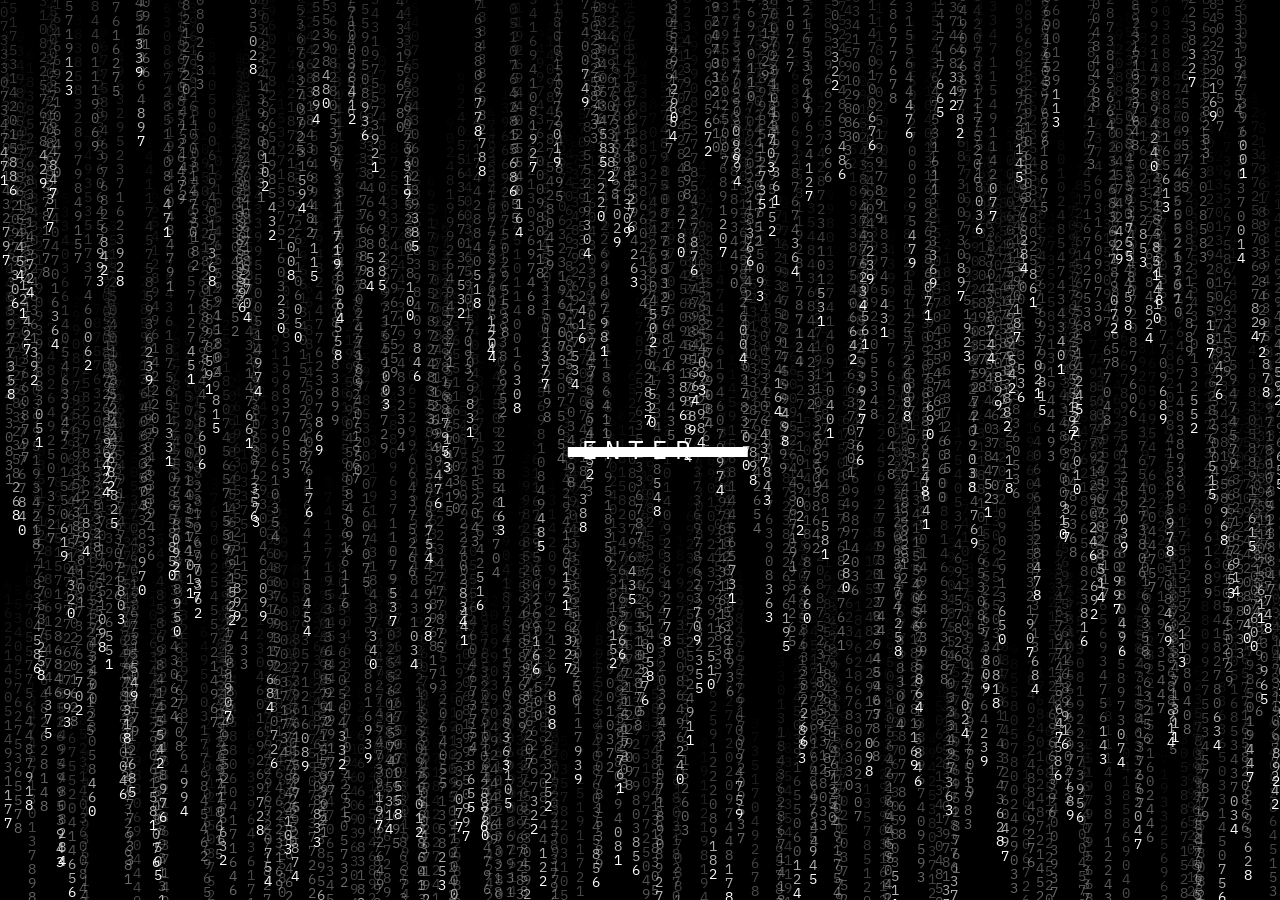
<file: index.html>
<!DOCTYPE html>
<html lang="en">
<head>
  <meta charset="UTF-8" />
  <meta name="viewport" content="width=device-width, initial-scale=1" />
  <title>SHADOWBANNED</title>
  <meta name="description" content="Shadowbanned. Visibility restricted." />
  <link rel="stylesheet" href="https://fonts.googleapis.com/css2?family=IBM+Plex+Mono:wght@400;500&display=swap" />
  <style>
    * { box-sizing: border-box; }
    html, body { margin: 0; height: 100%; background: #000; }
    .gate {
      position: fixed;
      inset: 0;
      overflow: hidden;
      background: #000;
    }
    .gate video {
      position: absolute;
      inset: 0;
      width: 100%;
      height: 100%;
      object-fit: cover;
      object-position: center center;
    }
    .wash {
      position: absolute;
      inset: 0;
      z-index: 1;
      pointer-events: none;
      background: radial-gradient(ellipse at center, rgba(0, 18, 0, 0.15), rgba(0, 8, 0, 0.55));
    }
    .rain {
      position: absolute;
      inset: 0;
      width: 100%;
      height: 100%;
      z-index: 2;
      pointer-events: none;
    }
    .enter {
      position: absolute;
      left: 50%;
      top: 50%;
      transform: translate(-50%, -50%) scale(2);
      z-index: 3;
      color: #fff;
      background: transparent;
      border: none;
      padding: 16px 36px;
      font-family: "IBM Plex Mono", ui-monospace, monospace;
      font-size: 13px;
      letter-spacing: 0.28em;
      text-transform: uppercase;
      text-decoration: none;
    }
    .enter::after {
      content: "";
      position: absolute;
      left: 22%;
      right: 9%;
      top: 47%;
      height: 5px;
      background: #fff;
      pointer-events: none;
    }
    .enter:hover {
      color: #000;
    }
    @media (max-width: 860px) {
      .gate { height: 100dvh; }
      .gate video { object-fit: cover; object-position: center center; }
      .enter { transform: translate(-50%, -50%) scale(1.35); }
    }
  </style>
</head>
<body>
  <section class="gate">
    <video id="gate-video" autoplay muted loop playsinline></video>
    <canvas class="rain" id="rain"></canvas>
    <a class="enter" href="home.html">Enter</a>
  </section>
  <script>
    const gate = document.getElementById("gate-video");
    const mobile = window.matchMedia("(max-width: 860px)").matches;
    gate.src = mobile ? "videos/bb-tall.mp4" : "videos/bb-wide.mp4";
    gate.play().catch(() => {});

    const canvas = document.getElementById("rain");
    const ctx = canvas.getContext("2d");
    const glyphs = "0123456789";
    let columns = [];
    let fontSize = 16;
    const trail = 18;

    function size() {
      canvas.width = window.innerWidth;
      canvas.height = window.innerHeight;
      fontSize = Math.max(14, Math.round(window.innerWidth / 90));
      const gap = fontSize / 8;
      const count = Math.ceil(canvas.width / gap) + 1;
      columns = Array.from({ length: count }, () => ({
        y: Math.random() * canvas.height,
        speed: 1.4 + Math.random() * 2.2,
        bright: Math.random() > 0.45,
        chars: Array.from({ length: trail }, () => glyphs[Math.floor(Math.random() * glyphs.length)])
      }));
    }

    function draw() {
      ctx.clearRect(0, 0, canvas.width, canvas.height);
      ctx.font = fontSize + "px 'IBM Plex Mono', monospace";
      ctx.textBaseline = "top";
      const gap = fontSize / 8;
      for (let i = 0; i < columns.length; i++) {
        const col = columns[i];
        const x = i * gap;
        for (let t = 0; t < trail; t++) {
          const fade = 1 - t / trail;
          if (col.bright && t === 0) ctx.fillStyle = "rgba(255,255,255,1)";
          else if (col.bright && t < 3) ctx.fillStyle = "rgba(255,255,255," + (0.75 * fade).toFixed(3) + ")";
          else ctx.fillStyle = "rgba(255,255,255," + (fade * 0.42).toFixed(3) + ")";
          ctx.fillText(col.chars[t], x, col.y - t * fontSize);
        }
        if (Math.random() > 0.94) col.chars[0] = glyphs[Math.floor(Math.random() * glyphs.length)];
        col.chars.pop();
        col.chars.unshift(glyphs[Math.floor(Math.random() * glyphs.length)]);
        col.y += col.speed;
        if (col.y - trail * fontSize > canvas.height) col.y = -fontSize;
      }
      requestAnimationFrame(draw);
    }

    size();
    window.addEventListener("resize", size);
    draw();
  </script>
</body>
</html>
</file>
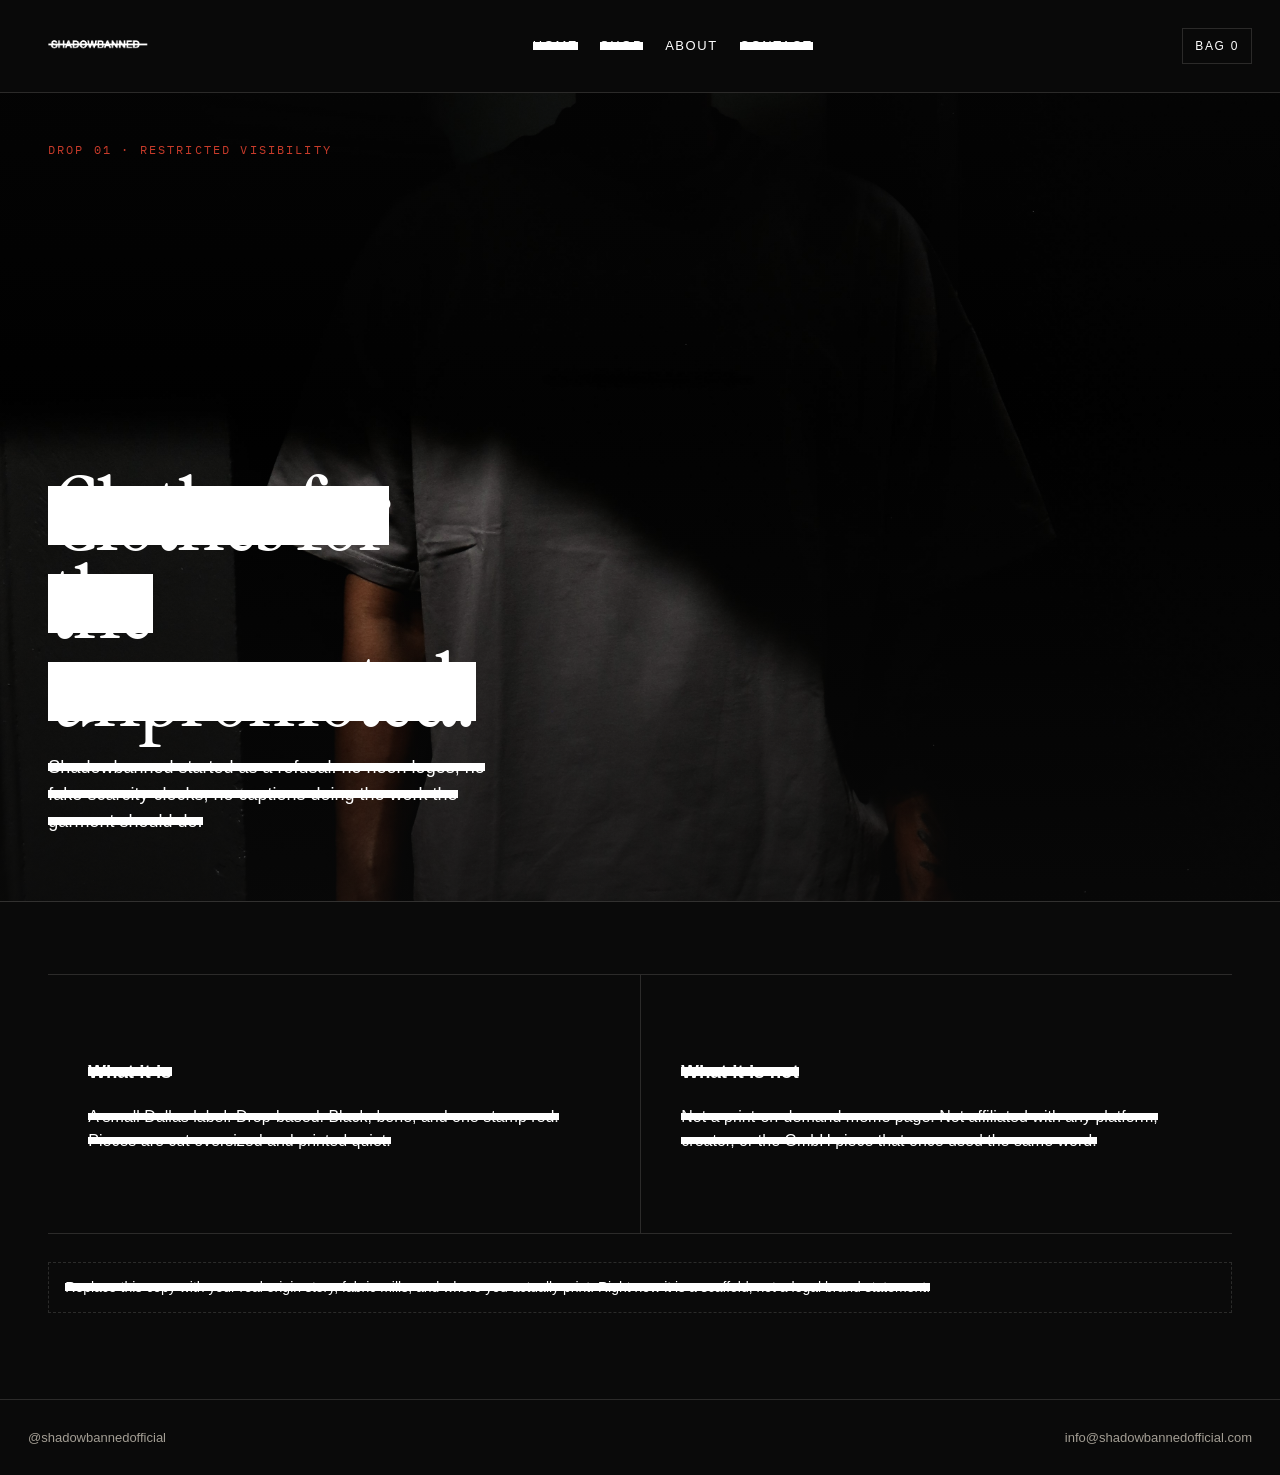
<file: about.html>
<!DOCTYPE html>
<html lang="en">
<head>
  <meta charset="UTF-8" />
  <meta name="viewport" content="width=device-width, initial-scale=1" />
  <title>About — SHADOWBANNED</title>
  <link rel="stylesheet" href="https://fonts.googleapis.com/css2?family=IBM+Plex+Mono:wght@400;500&family=Instrument+Serif&display=swap" />
  <link rel="stylesheet" href="styles.css?v=5" />
</head>
<body>
  <header class="nav">
    <a class="logo" href="index.html"><img src="logo.png" alt="Shadowbanned" /></a>
    <button class="menu-toggle" type="button" aria-label="Menu">Menu</button>
    <nav class="nav-links">
      <a href="home.html">Home</a>
      <a href="shop.html">Shop</a>
      <a class="active" href="about.html">About</a>
      <a href="contact.html">Contact</a>
    </nav>
    <a class="cart-pill" href="cart.html" data-cart-count>Bag 0</a>
  </header>
  <section class="shop-hero about-page-hero">
    <img class="about-crop" src="images/about-hero.jpg" alt="Shadowbanned" />
    <div class="shop-hero-copy">
      <div class="kicker">Drop 01 · Restricted visibility</div>
      <div>
        <h1><span class="redact">Clothes for the unpromoted.</span></h1>
        <p class="lede"><span class="redact">Shadowbanned started as a refusal: no neon logos, no fake scarcity clocks, no captions doing the work the garment should do.</span></p>
      </div>
    </div>
  </section>
  <section class="section">
    <div class="split">
      <div>
        <h3><span class="redact">What it is</span></h3>
        <p class="muted"><span class="redact">A small Dallas label. Drop-based. Black, bone, and one stamp red. Pieces are cut oversized and printed quiet.</span></p>
      </div>
      <div>
        <h3><span class="redact">What it is not</span></h3>
        <p class="muted"><span class="redact">Not a print-on-demand meme page. Not affiliated with any platform, creator, or the GmbH piece that once used the same word.</span></p>
      </div>
    </div>
    <p class="notice" style="margin-top:28px"><span class="redact">Replace this copy with your real origin story, fabric mills, and where you actually print. Right now it is a scaffold, not a legal brand statement.</span></p>
  </section>
  <footer><div>@shadowbannedofficial</div><div>info@shadowbannedofficial.com</div></footer>
  <script src="app.js"></script>
</body>
</html>
</file>
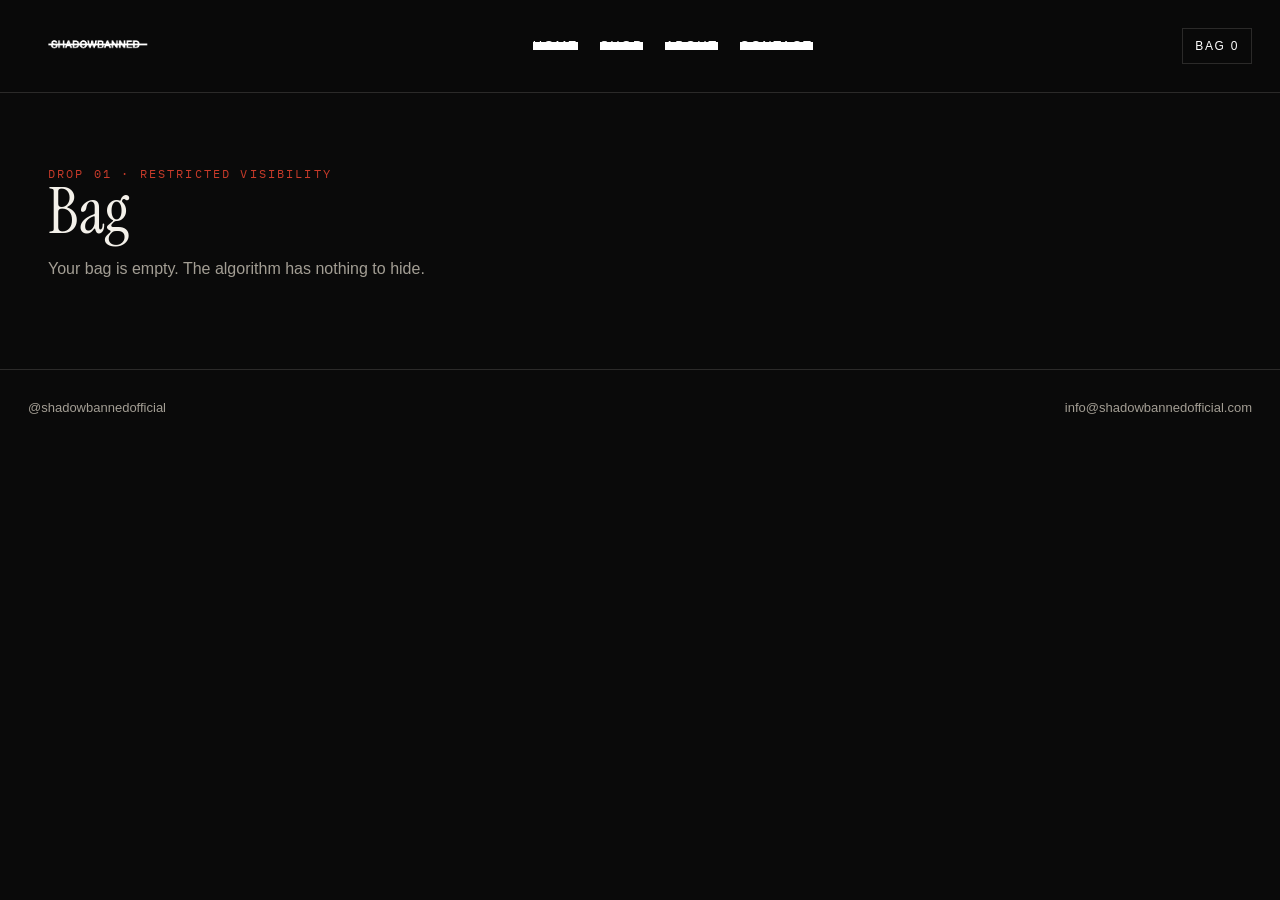
<file: cart.html>
<!DOCTYPE html>
<html lang="en">
<head>
  <meta charset="UTF-8" />
  <meta name="viewport" content="width=device-width, initial-scale=1" />
  <title>Bag — SHADOWBANNED</title>
  <link rel="stylesheet" href="https://fonts.googleapis.com/css2?family=IBM+Plex+Mono:wght@400;500&family=Instrument+Serif&display=swap" />
  <link rel="stylesheet" href="styles.css?v=6" />
</head>
<body>
  <header class="nav">
    <a class="logo" href="index.html"><img src="logo.png" alt="Shadowbanned" /></a>
    <button class="menu-toggle" type="button" aria-label="Menu">Menu</button>
    <nav class="nav-links">
      <a href="home.html">Home</a>
      <a href="shop.html">Shop</a>
      <a href="about.html">About</a>
      <a href="contact.html">Contact</a>
    </nav>
    <a class="cart-pill active" href="cart.html" data-cart-count>Bag 0</a>
  </header>
  <section class="section">
    <div class="kicker">Drop 01 · Restricted visibility</div>
    <h2>Bag</h2>
    <div data-cart></div>
  </section>
  <footer><div>@shadowbannedofficial</div><div>info@shadowbannedofficial.com</div></footer>
  <script src="app.js"></script>
</body>
</html>
</file>
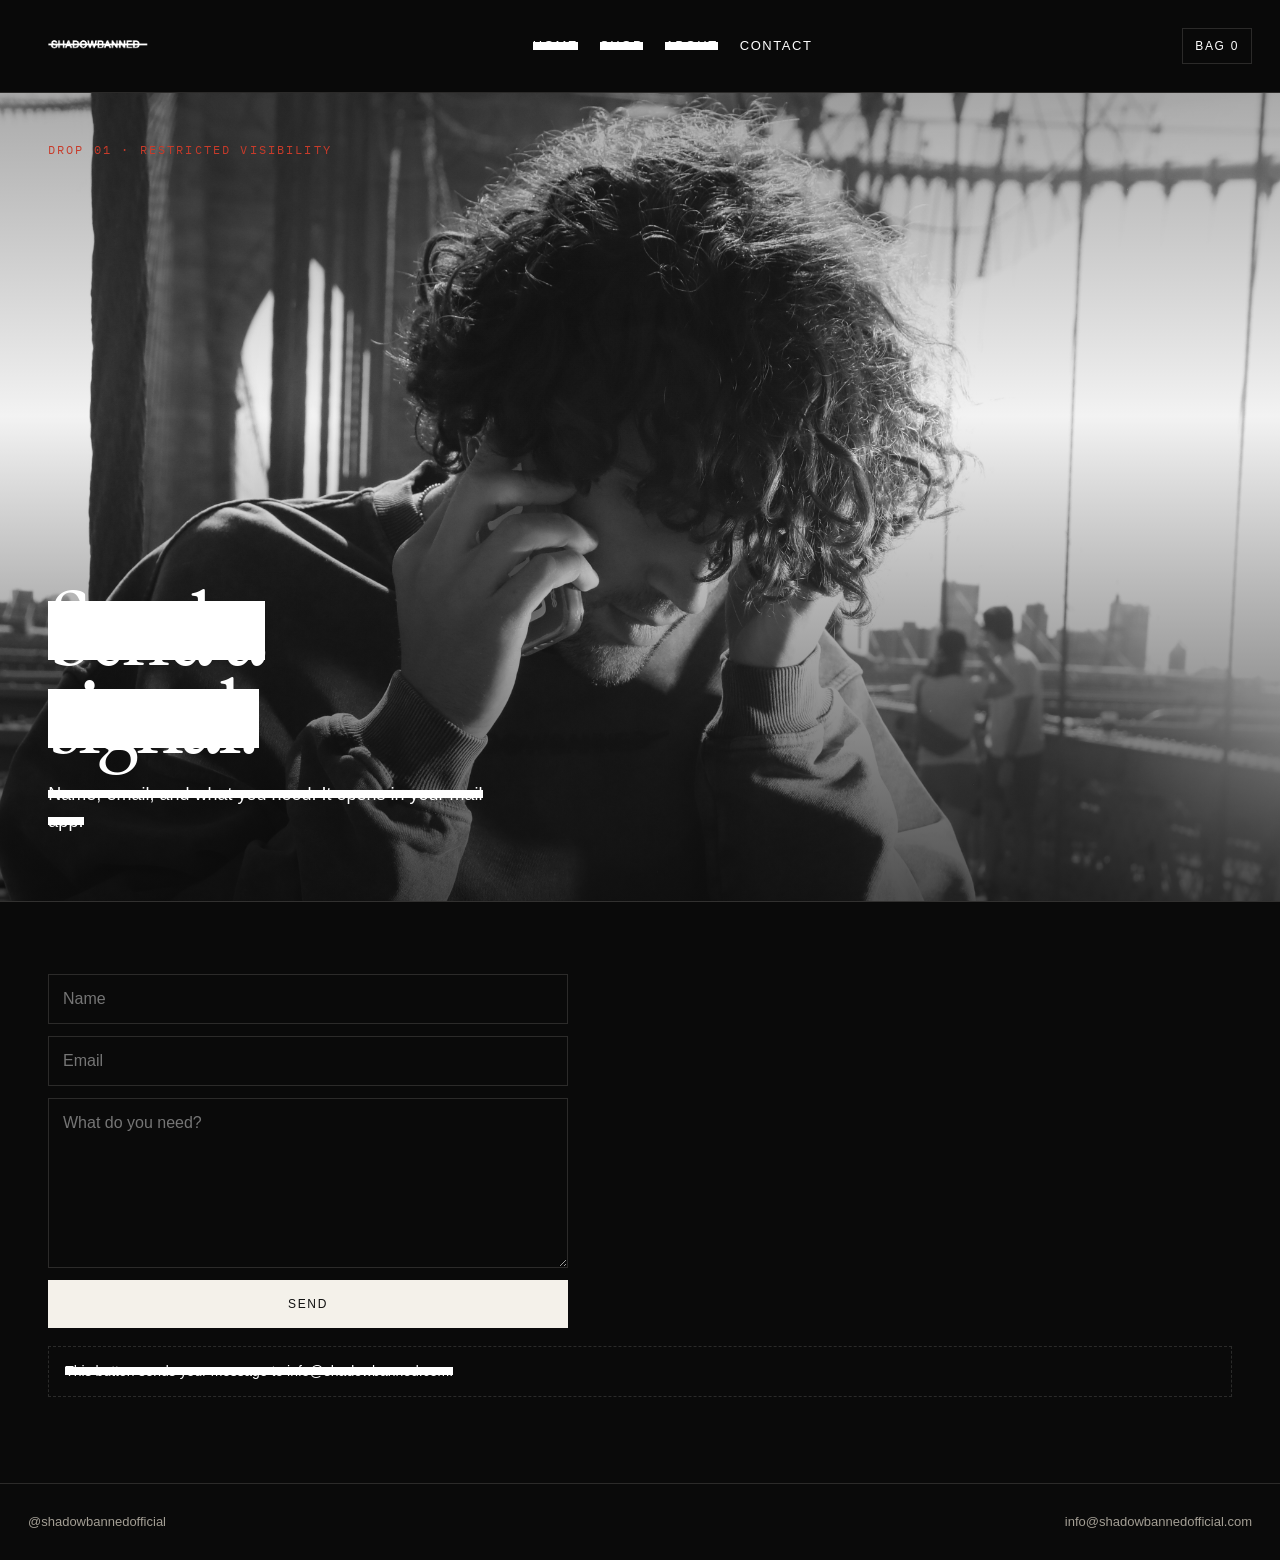
<file: contact.html>
<!DOCTYPE html>
<html lang="en">
<head>
  <meta charset="UTF-8" />
  <meta name="viewport" content="width=device-width, initial-scale=1" />
  <title>Contact — SHADOWBANNED</title>
  <link rel="stylesheet" href="https://fonts.googleapis.com/css2?family=IBM+Plex+Mono:wght@400;500&family=Instrument+Serif&display=swap" />
  <link rel="stylesheet" href="styles.css?v=8" />
</head>
<body>
  <header class="nav">
    <a class="logo" href="index.html"><img src="logo.png" alt="Shadowbanned" /></a>
    <button class="menu-toggle" type="button" aria-label="Menu">Menu</button>
    <nav class="nav-links">
      <a href="home.html">Home</a>
      <a href="shop.html">Shop</a>
      <a href="about.html">About</a>
      <a class="active" href="contact.html">Contact</a>
    </nav>
    <a class="cart-pill" href="cart.html" data-cart-count>Bag 0</a>
  </header>
  <section class="shop-hero">
    <img src="images/contact-hero.jpg?v=2" alt="Shadowbanned" />
    <div class="shop-hero-copy">
      <div class="kicker">Drop 01 · Restricted visibility</div>
      <div>
        <h1><span class="redact">Send a signal.</span></h1>
        <p class="lede"><span class="redact">Name, email, and what you need. It opens in your mail app.</span></p>
      </div>
    </div>
  </section>
  <section class="section">
    <form data-contact>
      <input name="name" placeholder="Name" required />
      <input name="email" type="email" placeholder="Email" required />
      <textarea name="message" rows="6" placeholder="What do you need?" required></textarea>
      <button class="btn" type="submit">SEND</button>
    </form>
    <p class="notice" style="margin-top:18px"><span class="redact">This button sends your message to info@shadowbanned.com.</span></p>
  </section>
  <footer><div>@shadowbannedofficial</div><div>info@shadowbannedofficial.com</div></footer>
  <script src="app.js"></script>
</body>
</html>
</file>
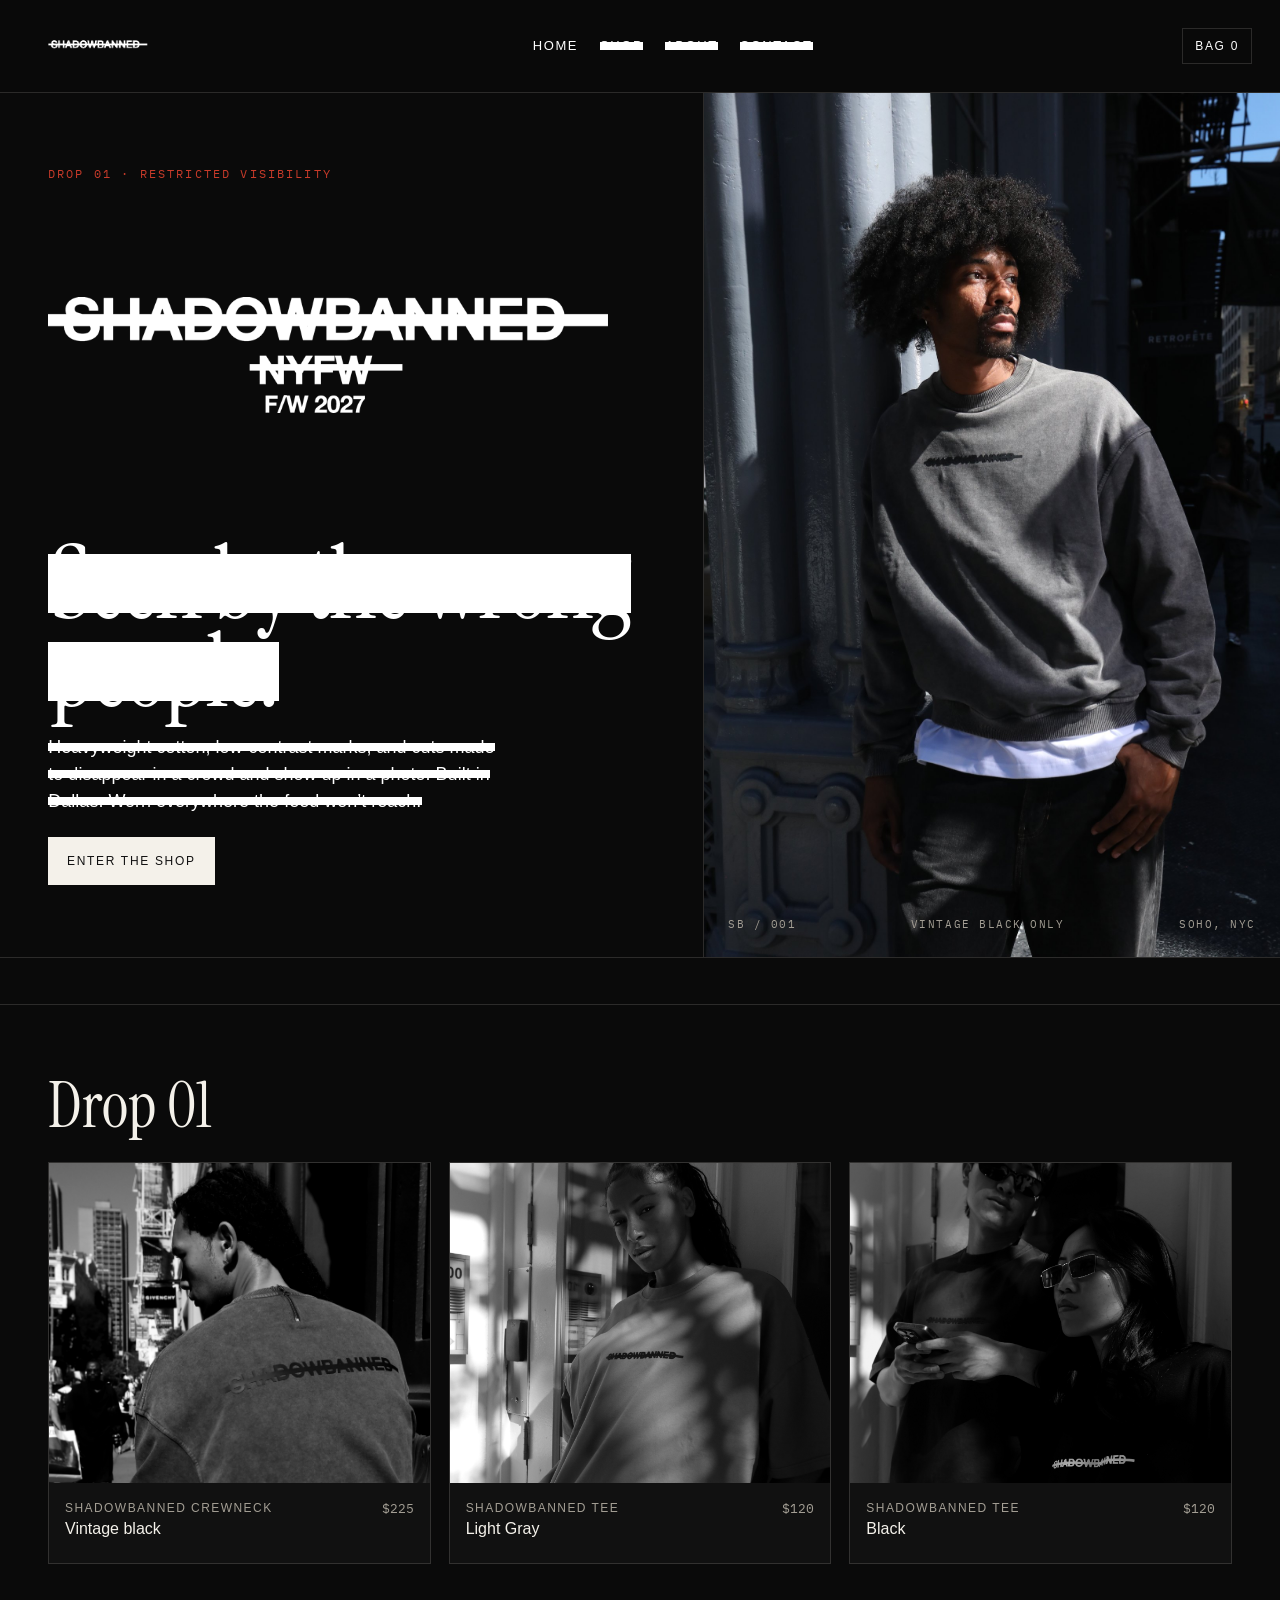
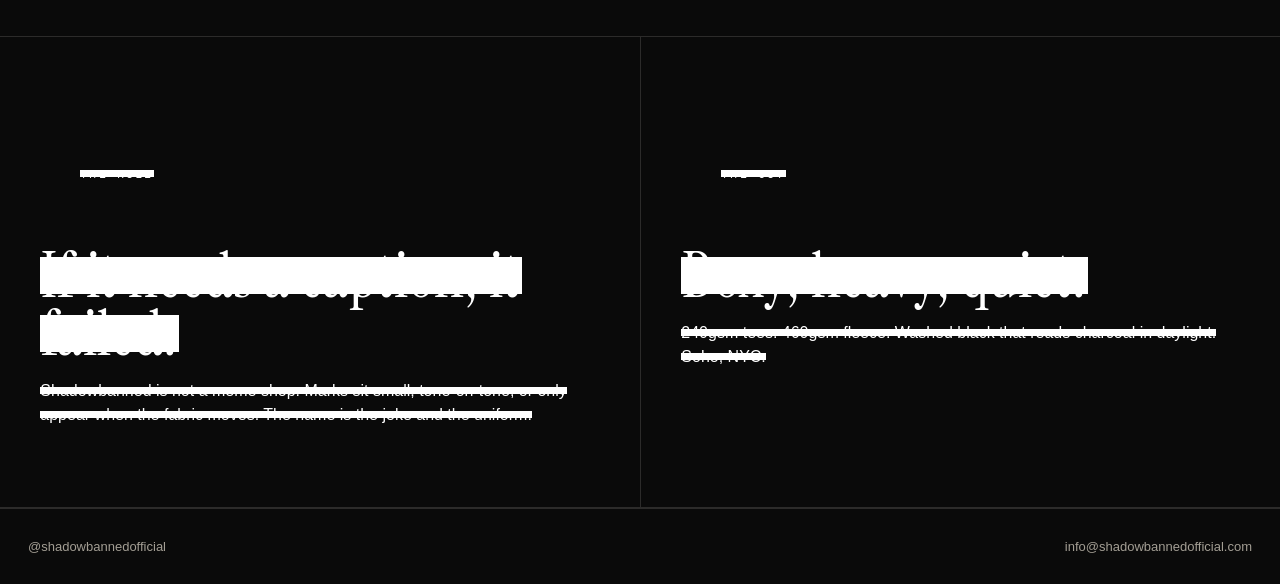
<file: home.html>
<!DOCTYPE html>
<html lang="en">
<head>
  <meta charset="UTF-8" />
  <meta name="viewport" content="width=device-width, initial-scale=1" />
  <title>SHADOWBANNED — visibility restricted</title>
  <meta name="description" content="Shadowbanned is a clothing label for people the feed refuses to show. Heavyweight blanks. Quiet graphics. Soho, NYC." />
  <link rel="preconnect" href="https://fonts.googleapis.com" />
  <link rel="stylesheet" href="https://fonts.googleapis.com/css2?family=IBM+Plex+Mono:wght@400;500&family=Instrument+Serif&display=swap" />
  <link rel="stylesheet" href="styles.css?v=5" />
</head>
<body>
  <header class="nav">
    <a class="logo" href="index.html"><img src="logo.png" alt="Shadowbanned" /></a>
    <button class="menu-toggle" type="button" aria-label="Menu">Menu</button>
    <nav class="nav-links">
      <a class="active" href="home.html">Home</a>
      <a href="shop.html">Shop</a>
      <a href="about.html">About</a>
      <a href="contact.html">Contact</a>
    </nav>
    <a class="cart-pill" href="cart.html" data-cart-count>Bag 0</a>
  </header>

  <section class="hero">
    <div class="hero-copy">
      <div class="kicker">Drop 01 · Restricted visibility</div>
      <div class="logo-slot">
        <img class="hero-logo" src="images/nyfw.png" alt="Shadowbanned NYFW F/W 2027" />
      </div>
      <div class="hero-bottom">
        <h1><span class="redact">Seen by the wrong people.</span></h1>
        <p class="lede"><span class="redact">Heavyweight cotton, low-contrast marks, and cuts made to disappear in a crowd and show up in a photo. Built in Dallas. Worn everywhere the feed won’t reach.</span></p>
        <div class="actions">
          <a class="btn" href="shop.html">Enter the shop</a>
        </div>
      </div>
    </div>
    <div class="hero-visual">
      <img class="photo" src="images/hero.jpg" alt="Shadowbanned campaign" />
      <div class="meta-row"><span>SB / 001</span><span>Vintage black only</span><span>Soho, NYC</span></div>
    </div>
  </section>

  <div class="marquee"><span>* 480 GSM COTTON FRENCH TERRY * 100% COTTON * DIAGONAL LOOPBACK FRENCH TERRY * OVERSIZED FIT * DOUBLE NEEDLE STITCHED SHOULDERS, WAIST AND CUFFS * ULTRA HEAVYWEIGHT 2X2 RIBBING * PRE-SHRUNK GARMENT DYED FOR 0-3% SHRINKAGE * MADE IN PORTUGAL * </span></div>

  <section class="section">
    <div class="section-head">
      <h2>Drop 01</h2>
    </div>
    <div class="grid">
      <article class="card">
        <a href="shop.html"><div class="swatch"><img src="images/drop-tee.jpg" alt="Vintage black" /></div></a>
        <div class="card-body">
          <div><div class="tag">Shadowbanned Crewneck</div><h3>Vintage black</h3></div>
          <div class="price">$225</div>
        </div>
      </article>
      <article class="card">
        <a href="shop.html"><div class="swatch"><img class="less-headroom" src="images/drop-crew.jpg" alt="Light Gray" /></div></a>
        <div class="card-body">
          <div><div class="tag">Shadowbanned Tee</div><h3>Light Gray</h3></div>
          <div class="price">$120</div>
        </div>
      </article>
      <article class="card">
        <a href="shop.html"><div class="swatch"><img class="less-headroom" src="images/drop-hoodie.jpg" alt="Black" /></div></a>
        <div class="card-body">
          <div><div class="tag">Shadowbanned Tee</div><h3>Black</h3></div>
          <div class="price">$120</div>
        </div>
      </article>
    </div>
  </section>

  <section class="split">
    <div>
      <div class="kicker"><span class="redact">The rule</span></div>
      <h2><span class="redact">If it needs a caption, it failed.</span></h2>
      <p class="muted"><span class="redact">Shadowbanned is not a meme shop. Marks sit small, tone-on-tone, or only appear when the fabric moves. The name is the joke and the uniform.</span></p>
    </div>
    <div>
      <div class="kicker"><span class="redact">The cut</span></div>
      <h2><span class="redact">Boxy, heavy, quiet.</span></h2>
      <p class="muted"><span class="redact">240gsm tees. 460gsm fleece. Washed black that reads charcoal in daylight. Soho, NYC.</span></p>
    </div>
  </section>

  <footer>
    <div>@shadowbannedofficial</div>
    <div>info@shadowbannedofficial.com</div>
  </footer>
  <div class="toast"></div>
  <script src="app.js"></script>
</body>
</html>
</file>
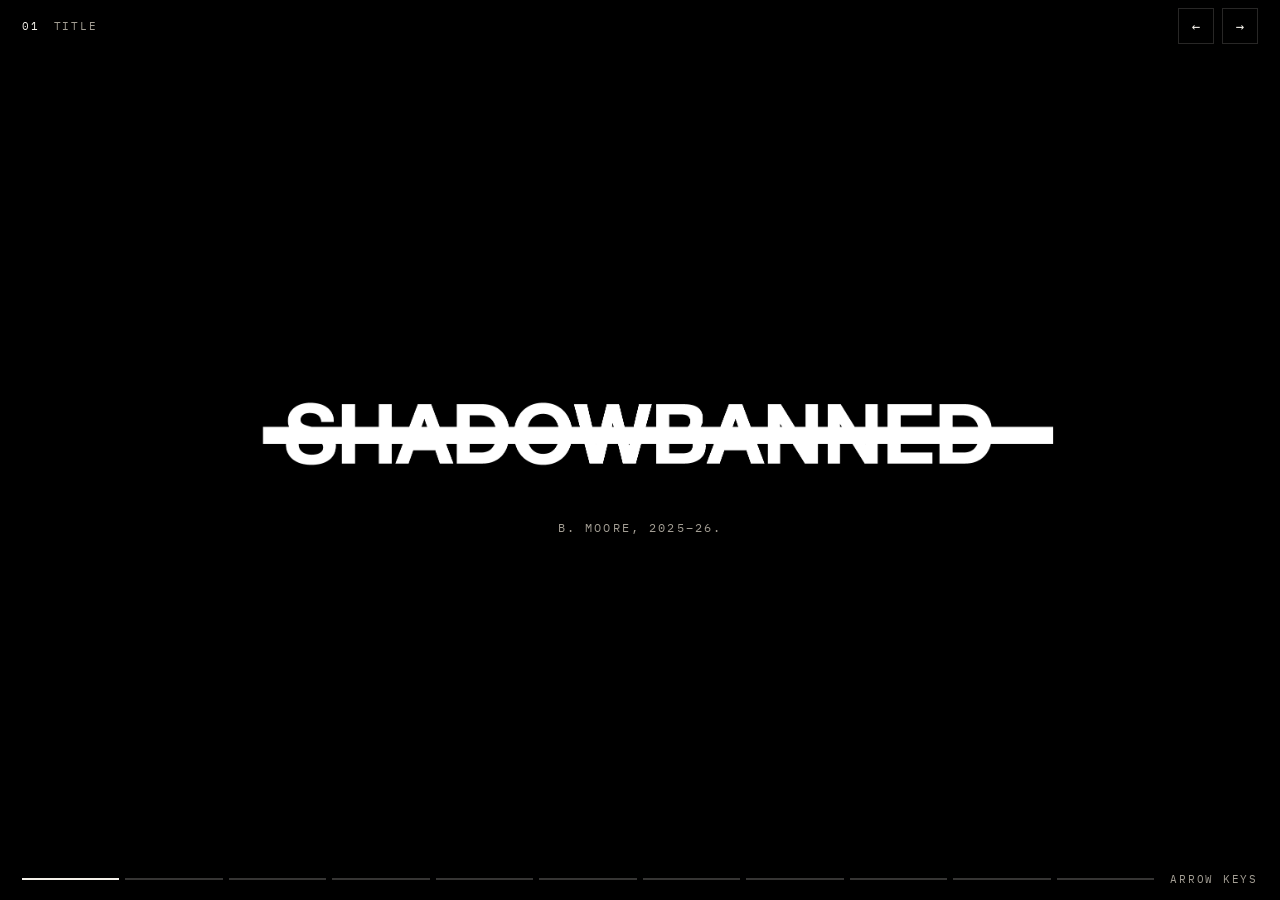
<file: pitch.html>
<!DOCTYPE html>
<html lang="en">
<head>
  <meta charset="UTF-8" />
  <meta name="viewport" content="width=device-width, initial-scale=1, viewport-fit=cover" />
  <title>SHADOWBANNED</title>
  <meta name="robots" content="noindex, nofollow, noarchive" />
  <meta name="googlebot" content="noindex, nofollow" />
  <meta name="referrer" content="no-referrer" />
  <link rel="stylesheet" href="pitch.css" />
</head>
<body>
  <!-- Figures and placeholders: pitch-data.js. Not linked from the site nav, footer, or sitemap. -->
  <div class="chrome">
    <p class="chrome-index"><span id="idx">01</span><span id="lbl">Title</span></p>
    <div class="chrome-controls">
      <button type="button" id="prev" aria-label="Previous slide">←</button>
      <button type="button" id="next" aria-label="Next slide">→</button>
    </div>
  </div>
  <main id="deck" tabindex="-1" aria-label="SHADOWBANNED"></main>
  <div class="chrome-bottom">
    <div id="ticks" role="tablist" aria-label="Slides"></div>
    <p class="hint"><span class="hint-keys">Arrow keys</span><span class="hint-swipe">Swipe</span></p>
  </div>
  <noscript><p class="noscript">This page reads its figures from pitch-data.js and needs JavaScript.</p></noscript>
  <script src="pitch-data.js"></script>
  <script src="pitch.js"></script>
</body>
</html>
</file>
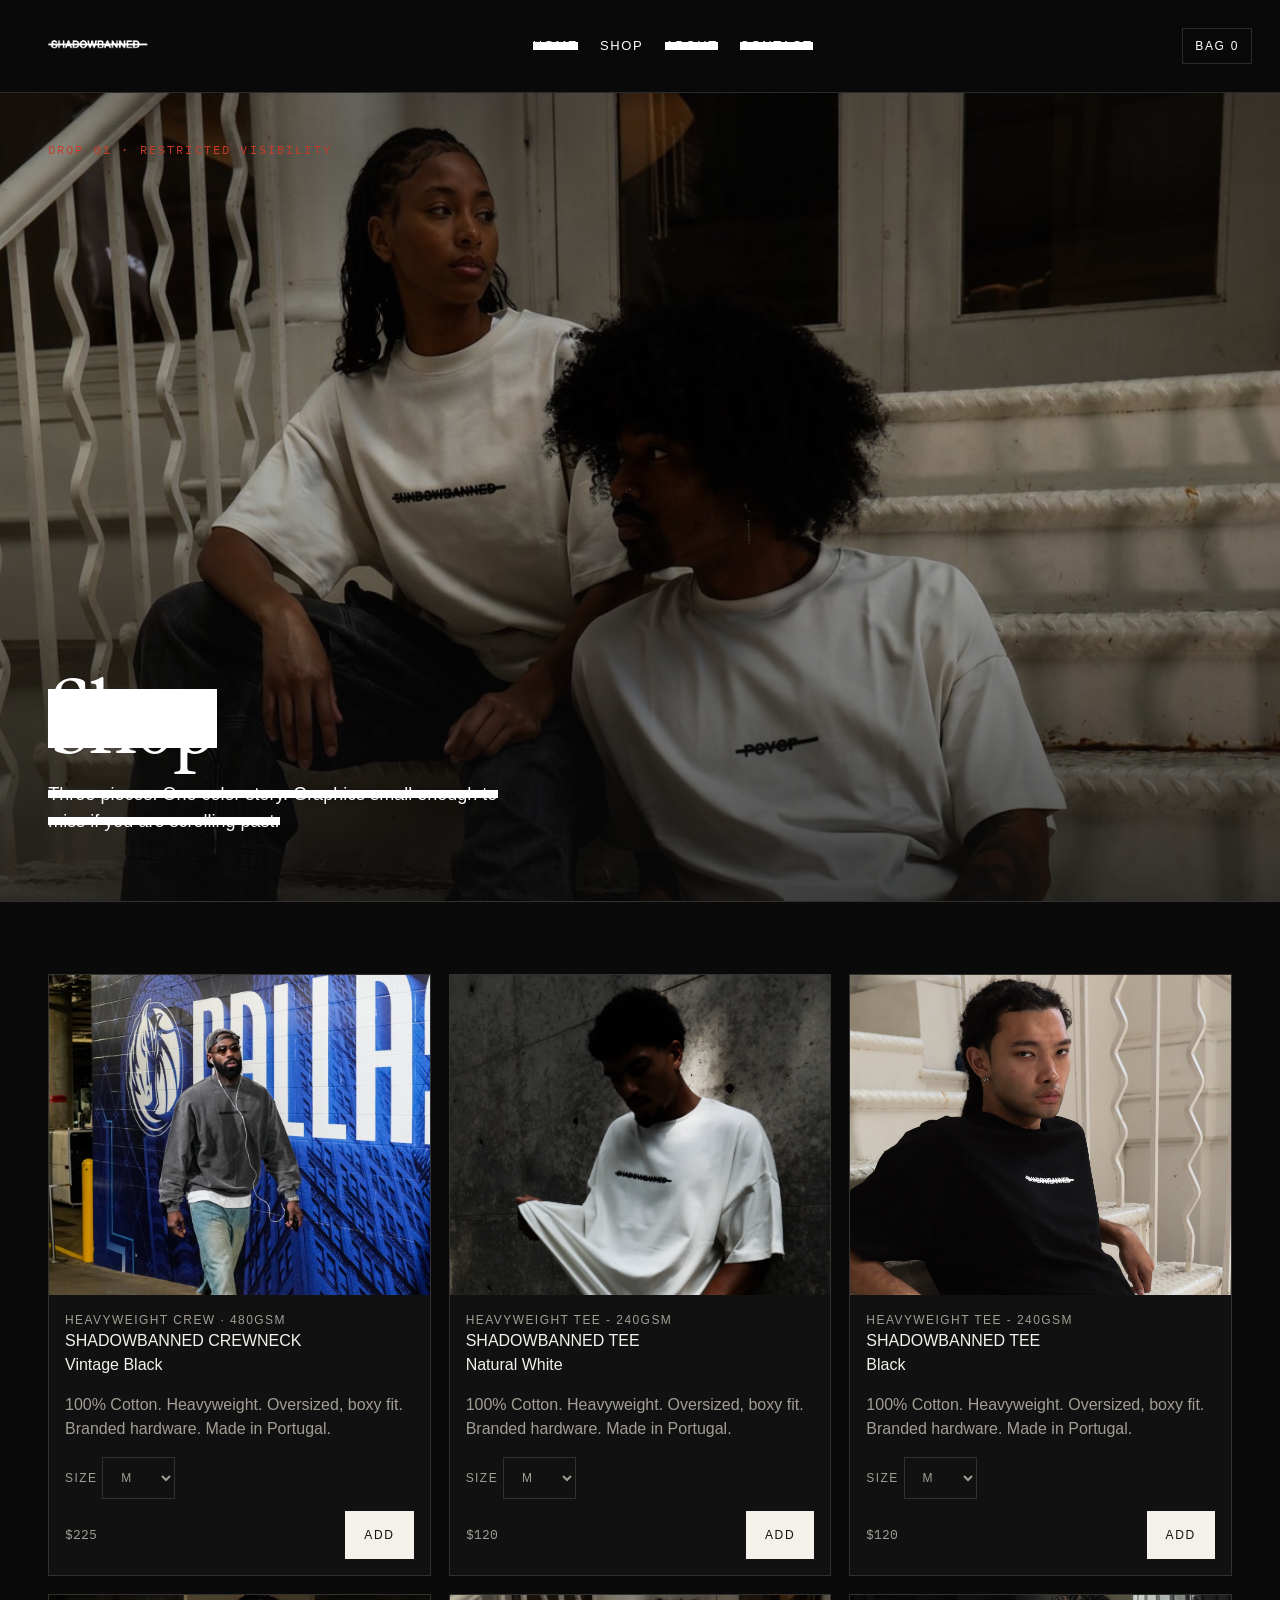
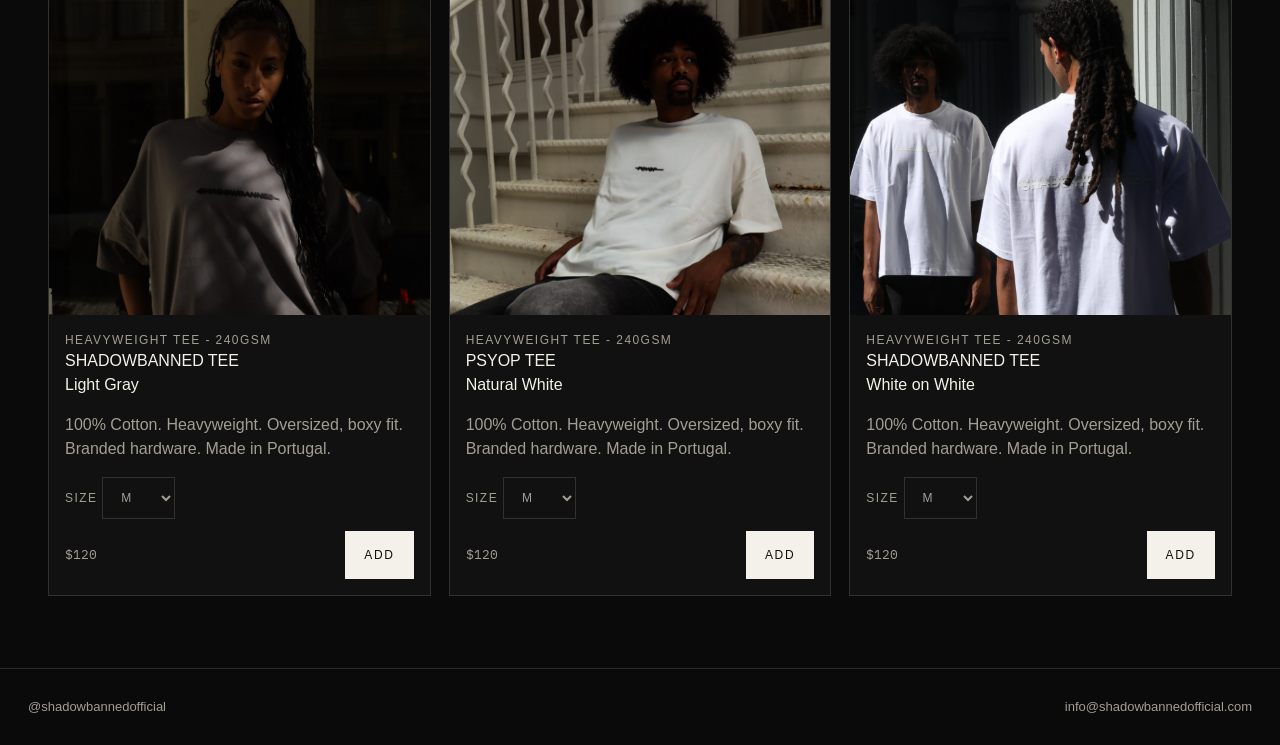
<file: shop.html>
<!DOCTYPE html>
<html lang="en">
<head>
  <meta charset="UTF-8" />
  <meta name="viewport" content="width=device-width, initial-scale=1" />
  <title>Shop — SHADOWBANNED</title>
  <link rel="stylesheet" href="https://fonts.googleapis.com/css2?family=IBM+Plex+Mono:wght@400;500&family=Instrument+Serif&display=swap" />
  <link rel="stylesheet" href="styles.css?v=7" />
</head>
<body>
  <header class="nav">
    <a class="logo" href="index.html"><img src="logo.png" alt="Shadowbanned" /></a>
    <button class="menu-toggle" type="button" aria-label="Menu">Menu</button>
    <nav class="nav-links">
      <a href="home.html">Home</a>
      <a class="active" href="shop.html">Shop</a>
      <a href="about.html">About</a>
      <a href="contact.html">Contact</a>
    </nav>
    <a class="cart-pill" href="cart.html" data-cart-count>Bag 0</a>
  </header>

  <section class="shop-hero">
    <img src="images/shop-hero.jpg" alt="Shadowbanned on the stairs" />
    <div class="shop-hero-copy">
      <div class="kicker">Drop 01 · Restricted visibility</div>
      <div>
        <h1><span class="redact">Shop</span></h1>
        <p class="lede"><span class="redact">Three pieces. One color story. Graphics small enough to miss if you are scrolling past.</span></p>
      </div>
    </div>
  </section>

  <section class="section">
    <div class="grid">
      <article class="card" data-product data-id="void-tee" data-name="Shadowbanned Crewneck Vintage Black" data-price="20000">
        <div class="swatch"><img src="images/tee.jpg?v=2" alt="Shadowbanned Crewneck Vintage Black" style="object-position:center 18%" /></div>
        <div class="card-body" style="display:block">
          <div class="tag">Heavyweight crew · 480gsm</div>
          <h3>SHADOWBANNED CREWNECK<br>Vintage Black</h3>
          <p class="muted">100% Cotton. Heavyweight. Oversized, boxy fit. Branded hardware. Made in Portugal.</p>
          <label class="tag">Size
            <select>
              <option>S</option><option selected>M</option><option>L</option><option>XL</option><option>XXL</option>
            </select>
          </label>
          <div style="display:flex;justify-content:space-between;align-items:center;margin-top:12px">
            <span class="price">$225</span>
            <button class="btn" type="button" data-add>Add</button>
          </div>
        </div>
      </article>
      <article class="card" data-product data-id="restricted-hood" data-name="Shadowbanned Tee Natural White" data-price="12000">
        <div class="swatch"><img src="images/hoodie.jpg?v=2" alt="Shadowbanned Tee Natural White" style="object-position:center 12%" /></div>
        <div class="card-body" style="display:block">
          <div class="tag">HEAVYWEIGHT TEE - 240GSM</div>
          <h3>SHADOWBANNED TEE<br>Natural White</h3>
          <p class="muted">100% Cotton. Heavyweight. Oversized, boxy fit. Branded hardware. Made in Portugal.</p>
          <label class="tag">Size
            <select>
              <option>S</option><option selected>M</option><option>L</option><option>XL</option><option>XXL</option>
            </select>
          </label>
          <div style="display:flex;justify-content:space-between;align-items:center;margin-top:12px">
            <span class="price">$120</span>
            <button class="btn" type="button" data-add>Add</button>
          </div>
        </div>
      </article>
      <article class="card" data-product data-id="shadowbanned-tee" data-name="Shadowbanned Tee Black" data-price="12000">
        <div class="swatch"><img src="images/shadowbanned-tee.jpg?v=3" alt="Shadowbanned Tee Black" style="object-position:center 16%" /></div>
        <div class="card-body" style="display:block">
          <div class="tag">HEAVYWEIGHT TEE - 240GSM</div>
          <h3>SHADOWBANNED TEE<br>Black</h3>
          <p class="muted">100% Cotton. Heavyweight. Oversized, boxy fit. Branded hardware. Made in Portugal.</p>
          <label class="tag">Size
            <select>
              <option>S</option><option selected>M</option><option>L</option><option>XL</option><option>XXL</option>
            </select>
          </label>
          <div style="display:flex;justify-content:space-between;align-items:center;margin-top:12px">
            <span class="price">$120</span>
            <button class="btn" type="button" data-add>Add</button>
          </div>
        </div>
      </article>
      <article class="card" data-product data-id="low-signal-crew" data-name="Shadowbanned Tee Light Gray" data-price="12000">
        <div class="swatch"><img src="images/low-signal.jpg?v=1" alt="Shadowbanned Tee Light Gray" style="object-position:center 14%" /></div>
        <div class="card-body" style="display:block">
          <div class="tag">HEAVYWEIGHT TEE - 240GSM</div>
          <h3>SHADOWBANNED TEE<br>Light Gray</h3>
          <p class="muted">100% Cotton. Heavyweight. Oversized, boxy fit. Branded hardware. Made in Portugal.</p>
          <label class="tag">Size
            <select>
              <option>S</option><option selected>M</option><option>L</option><option>XL</option><option>XXL</option>
            </select>
          </label>
          <div style="display:flex;justify-content:space-between;align-items:center;margin-top:12px">
            <span class="price">$120</span>
            <button class="btn" type="button" data-add>Add</button>
          </div>
        </div>
      </article>
      <article class="card" data-product data-id="bone-tee" data-name="Psyop Tee Natural White" data-price="12000">
        <div class="swatch"><img src="images/bone-tee.jpg?v=1" alt="Psyop Tee Natural White" style="object-position:center 12%" /></div>
        <div class="card-body" style="display:block">
          <div class="tag">HEAVYWEIGHT TEE - 240GSM</div>
          <h3>PSYOP TEE<br>Natural White</h3>
          <p class="muted">100% Cotton. Heavyweight. Oversized, boxy fit. Branded hardware. Made in Portugal.</p>
          <label class="tag">Size
            <select>
              <option>S</option><option selected>M</option><option>L</option><option>XL</option><option>XXL</option>
            </select>
          </label>
          <div style="display:flex;justify-content:space-between;align-items:center;margin-top:12px">
            <span class="price">$120</span>
            <button class="btn" type="button" data-add>Add</button>
          </div>
        </div>
      </article>
      <article class="card" data-product data-id="night-stamp" data-name="Shadowbanned Tee White on White" data-price="12000">
        <div class="swatch"><img src="images/night-stamp.jpg?v=2" alt="Shadowbanned Tee White on White" style="object-position:center 20%" /></div>
        <div class="card-body" style="display:block">
          <div class="tag">HEAVYWEIGHT TEE - 240GSM</div>
          <h3>SHADOWBANNED TEE<br>White on White</h3>
          <p class="muted">100% Cotton. Heavyweight. Oversized, boxy fit. Branded hardware. Made in Portugal.</p>
          <label class="tag">Size
            <select>
              <option>S</option><option selected>M</option><option>L</option><option>XL</option><option>XXL</option>
            </select>
          </label>
          <div style="display:flex;justify-content:space-between;align-items:center;margin-top:12px">
            <span class="price">$120</span>
            <button class="btn" type="button" data-add>Add</button>
          </div>
        </div>
      </article>
    </div>
  </section>
  <footer>
    <div>@shadowbannedofficial</div>
    <div>info@shadowbannedofficial.com</div>
  </footer>
  <div class="toast"></div>
  <script src="app.js"></script>
</body>
</html>
</file>
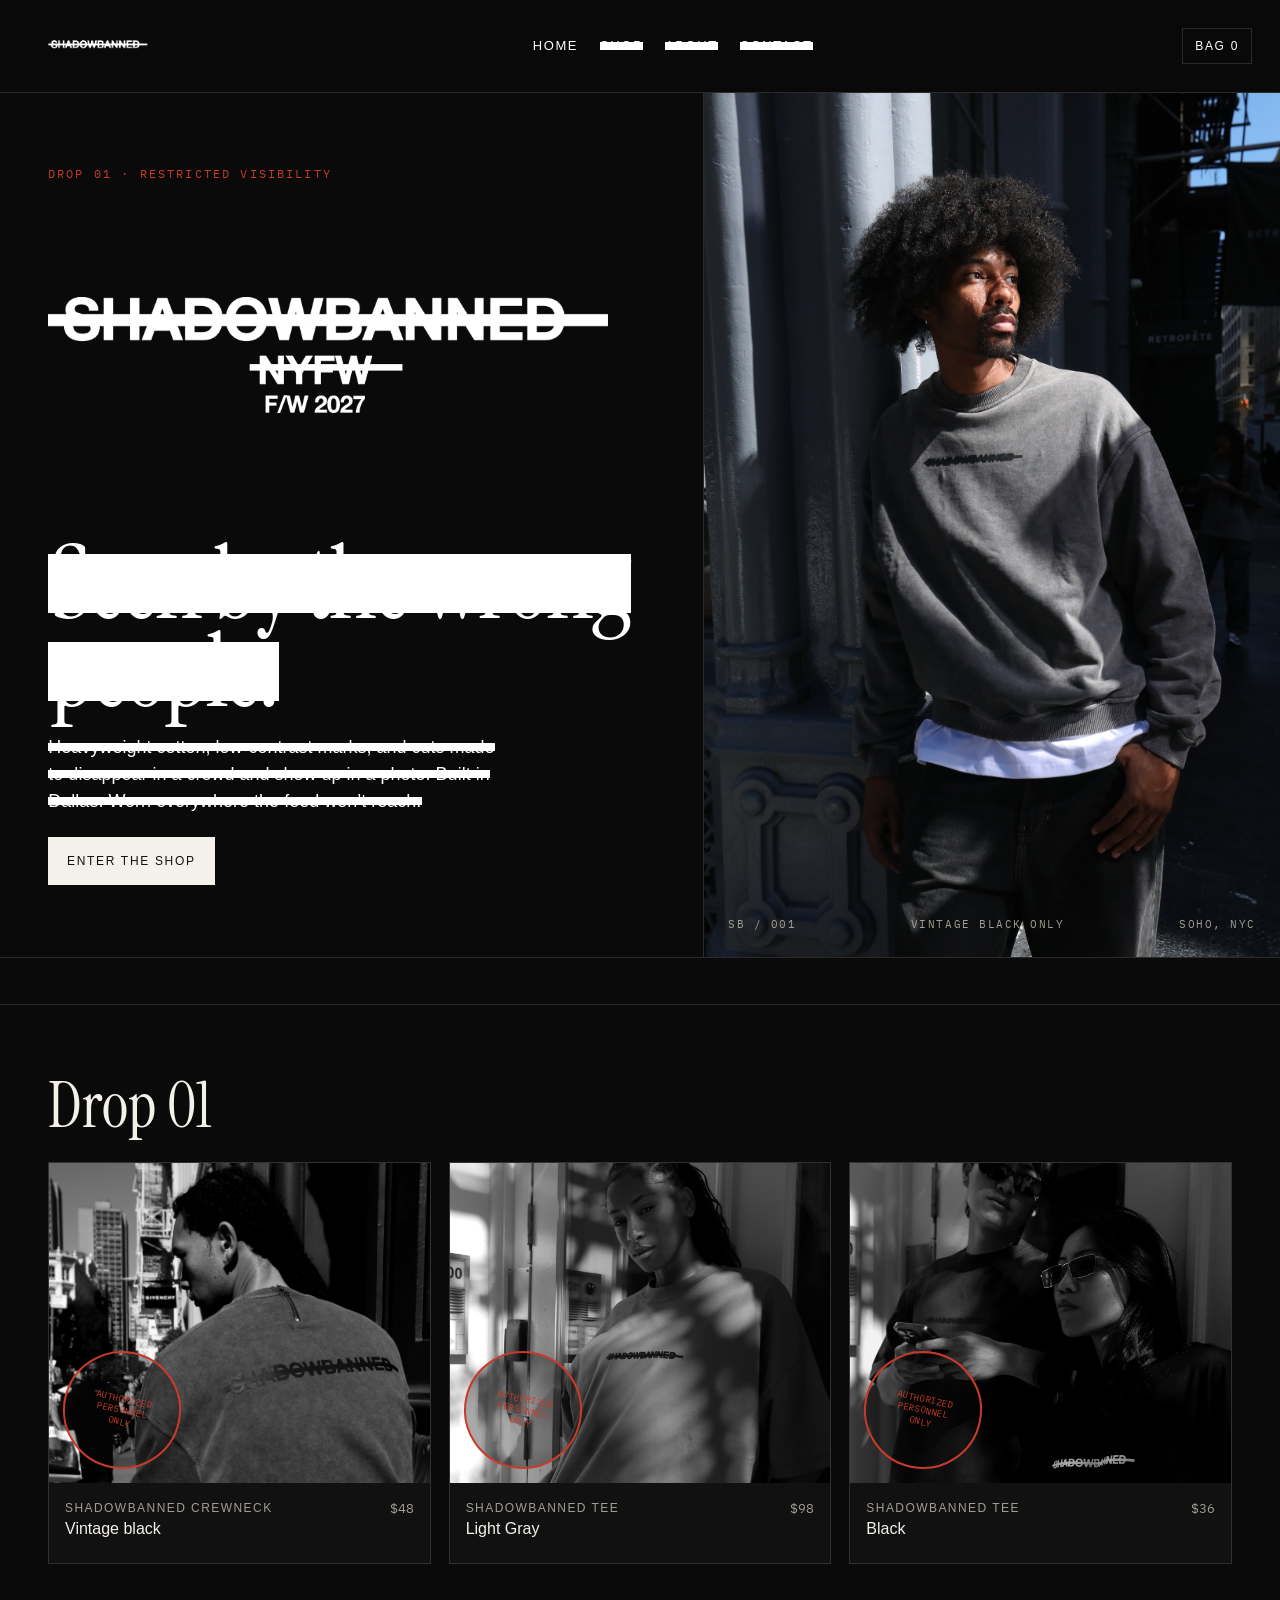
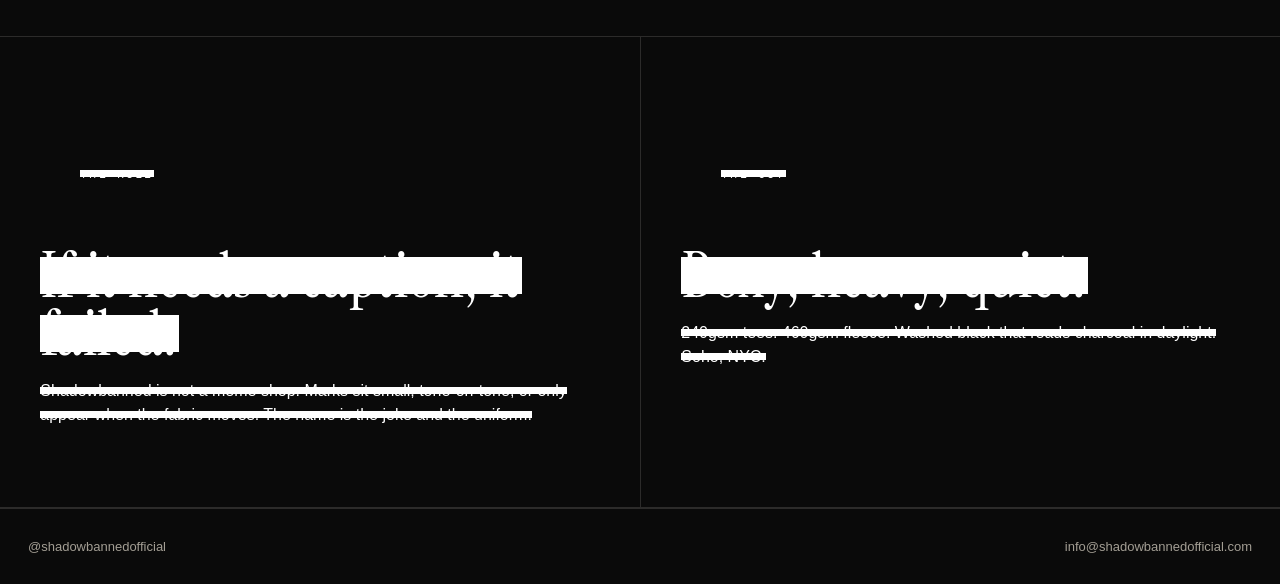
<file: shadowbanned 45/home.html>
<!DOCTYPE html>
<html lang="en">
<head>
  <meta charset="UTF-8" />
  <meta name="viewport" content="width=device-width, initial-scale=1" />
  <title>SHADOWBANNED — visibility restricted</title>
  <meta name="description" content="Shadowbanned is a clothing label for people the feed refuses to show. Heavyweight blanks. Quiet graphics. Soho, NYC." />
  <link rel="preconnect" href="https://fonts.googleapis.com" />
  <link rel="stylesheet" href="https://fonts.googleapis.com/css2?family=IBM+Plex+Mono:wght@400;500&family=Instrument+Serif&display=swap" />
  <link rel="stylesheet" href="styles.css?v=5" />
</head>
<body>
  <header class="nav">
    <a class="logo" href="index.html"><img src="logo.png" alt="Shadowbanned" /></a>
    <button class="menu-toggle" type="button" aria-label="Menu">Menu</button>
    <nav class="nav-links">
      <a class="active" href="home.html">Home</a>
      <a href="shop.html">Shop</a>
      <a href="about.html">About</a>
      <a href="contact.html">Contact</a>
    </nav>
    <a class="cart-pill" href="cart.html" data-cart-count>Bag 0</a>
  </header>

  <section class="hero">
    <div class="hero-copy">
      <div class="kicker">Drop 01 · Restricted visibility</div>
      <div class="logo-slot">
        <img class="hero-logo" src="images/nyfw.png" alt="Shadowbanned NYFW F/W 2027" />
      </div>
      <div class="hero-bottom">
        <h1><span class="redact">Seen by the wrong people.</span></h1>
        <p class="lede"><span class="redact">Heavyweight cotton, low-contrast marks, and cuts made to disappear in a crowd and show up in a photo. Built in Dallas. Worn everywhere the feed won’t reach.</span></p>
        <div class="actions">
          <a class="btn" href="shop.html">Enter the shop</a>
        </div>
      </div>
    </div>
    <div class="hero-visual">
      <img class="photo" src="images/hero.jpg" alt="Shadowbanned campaign" />
      <div class="meta-row"><span>SB / 001</span><span>Vintage black only</span><span>Soho, NYC</span></div>
    </div>
  </section>

  <div class="marquee"><span>* 480 GSM COTTON FRENCH TERRY * 100% COTTON * DIAGONAL LOOPBACK FRENCH TERRY * OVERSIZED FIT * DOUBLE NEEDLE STITCHED SHOULDERS, WAIST AND CUFFS * ULTRA HEAVYWEIGHT 2X2 RIBBING * PRE-SHRUNK GARMENT DYED FOR 0-3% SHRINKAGE * MADE IN PORTUGAL * </span></div>

  <section class="section">
    <div class="section-head">
      <h2>Drop 01</h2>
    </div>
    <div class="grid">
      <article class="card">
        <a href="shop.html"><div class="swatch"><img src="images/drop-tee.jpg" alt="Vintage black" /><div class="stamp stamp-bl">AUTHORIZED<br>PERSONNEL<br>ONLY</div></div></a>
        <div class="card-body">
          <div><div class="tag">Shadowbanned Crewneck</div><h3>Vintage black</h3></div>
          <div class="price">$48</div>
        </div>
      </article>
      <article class="card">
        <a href="shop.html"><div class="swatch"><img class="less-headroom" src="images/drop-crew.jpg" alt="Light Gray" /><div class="stamp stamp-bl">AUTHORIZED<br>PERSONNEL<br>ONLY</div></div></a>
        <div class="card-body">
          <div><div class="tag">Shadowbanned Tee</div><h3>Light Gray</h3></div>
          <div class="price">$98</div>
        </div>
      </article>
      <article class="card">
        <a href="shop.html"><div class="swatch"><img class="less-headroom" src="images/drop-hoodie.jpg" alt="Black" /><div class="stamp stamp-bl">AUTHORIZED<br>PERSONNEL<br>ONLY</div></div></a>
        <div class="card-body">
          <div><div class="tag">Shadowbanned Tee</div><h3>Black</h3></div>
          <div class="price">$36</div>
        </div>
      </article>
    </div>
  </section>

  <section class="split">
    <div>
      <div class="kicker"><span class="redact">The rule</span></div>
      <h2><span class="redact">If it needs a caption, it failed.</span></h2>
      <p class="muted"><span class="redact">Shadowbanned is not a meme shop. Marks sit small, tone-on-tone, or only appear when the fabric moves. The name is the joke and the uniform.</span></p>
    </div>
    <div>
      <div class="kicker"><span class="redact">The cut</span></div>
      <h2><span class="redact">Boxy, heavy, quiet.</span></h2>
      <p class="muted"><span class="redact">240gsm tees. 460gsm fleece. Washed black that reads charcoal in daylight. Soho, NYC.</span></p>
    </div>
  </section>

  <footer>
    <div>@shadowbannedofficial</div>
    <div>info@shadowbannedofficial.com</div>
  </footer>
  <div class="toast"></div>
  <script src="app.js"></script>
</body>
</html>
</file>
<file: styles.css>
:root {
  --bg: #0a0a0a;
  --bg-2: #111111;
  --ink: #f4f1ea;
  --muted: #a39e94;
  --line: rgba(244, 241, 234, 0.14);
  --stamp: #c83b2a;
  --bone: #e7e1d4;
  --max: 1240px;
  --serif: "Instrument Serif", "Times New Roman", serif;
  --sans: "Geist", "Helvetica Neue", Arial, sans-serif;
  --mono: "IBM Plex Mono", ui-monospace, monospace;
}

* { box-sizing: border-box; }
html { scroll-behavior: smooth; }
body {
  margin: 0;
  background: var(--bg);
  color: var(--ink);
  font-family: var(--sans);
  font-size: 16px;
  line-height: 1.5;
}
a { color: inherit; text-decoration: none; }
img { max-width: 100%; display: block; }
button, input, select, textarea { font: inherit; color: inherit; }

.nav {
  position: sticky;
  top: 0;
  z-index: 20;
  display: flex;
  align-items: center;
  justify-content: space-between;
  gap: 16px;
  padding: 18px 28px;
  background: rgba(10, 10, 10, 0.86);
  backdrop-filter: blur(12px);
  border-bottom: 1px solid var(--line);
}
.logo {
  display: flex;
  align-items: center;
  height: 56px;
}
.logo img {
  height: 56px;
  width: auto;
  display: block;
}
.nav-links { display: flex; gap: 22px; font-size: 13px; letter-spacing: 0.12em; text-transform: uppercase; }
.nav-links a {
  color: #fff;
  background-image: linear-gradient(
    transparent 28%,
    #fff 28%,
    #fff 72%,
    transparent 72%
  );
  -webkit-box-decoration-break: clone;
  box-decoration-break: clone;
}
.nav-links a:hover {
  color: #000;
  background-image: linear-gradient(
    transparent 28%,
    #fff 28%,
    #fff 72%,
    transparent 72%
  );
}
.nav-links a.active,
.nav-links a.active:hover {
  color: #fff;
  background-image: none;
}
.nav-links a.active:hover {
  color: #000;
  background-image: linear-gradient(
    transparent 28%,
    #fff 28%,
    #fff 72%,
    transparent 72%
  );
}
.menu-toggle { display: none; }
.cart-pill {
  color: #fff;
  border: 1px solid var(--line);
  padding: 8px 12px;
  font-size: 12px;
  letter-spacing: 0.14em;
  text-transform: uppercase;
}
.cart-pill:hover {
  color: var(--muted);
}

.hero {
  min-height: calc(100vh - 64px);
  display: grid;
  grid-template-columns: 1.1fr 0.9fr;
  border-bottom: 1px solid var(--line);
}
.hero-copy {
  position: relative;
  padding: 72px 48px;
  display: flex;
  flex-direction: column;
  justify-content: space-between;
  gap: 22px;
  border-right: 1px solid var(--line);
}
.hero-logo {
  position: static;
  transform: none;
  width: min(100%, 560px);
  max-height: none;
  height: auto;
  object-fit: contain;
  object-position: left center;
  margin: 0;
}
.logo-slot {
  flex: 1;
  display: flex;
  align-items: center;
  min-height: 120px;
}
.hero-bottom { margin-top: 12px; }
.hero-bottom .lede { margin-top: 18px; }
.hero-bottom .actions { margin-top: 22px; }
.kicker {
  font-family: var(--mono);
  font-size: 12px;
  letter-spacing: 0.18em;
  text-transform: uppercase;
  color: var(--stamp);
}
h1 {
  font-family: var(--serif);
  font-weight: 400;
  font-size: clamp(56px, 8vw, 108px);
  line-height: 0.86;
  margin: 0;
  letter-spacing: -0.03em;
}
.lede { max-width: 460px; color: var(--bone); font-size: 18px; }
.redact {
  color: #fff;
  opacity: 1;
  background-image: linear-gradient(
    transparent 28%,
    #fff 28%,
    #fff 72%,
    transparent 72%
  );
  -webkit-box-decoration-break: clone;
  box-decoration-break: clone;
  padding: 0 0.02em;
}
.actions { display: flex; gap: 12px; flex-wrap: wrap; }
.btn {
  display: inline-flex;
  align-items: center;
  justify-content: center;
  padding: 14px 18px;
  border: 1px solid var(--ink);
  background: var(--ink);
  color: #111;
  letter-spacing: 0.14em;
  text-transform: uppercase;
  font-size: 12px;
  cursor: pointer;
}
.btn.ghost { background: transparent; color: var(--ink); }
.btn:hover { background: var(--stamp); border-color: var(--stamp); color: white; }

.hero-visual {
  position: relative;
  min-height: 560px;
  background:
    radial-gradient(circle at 30% 20%, rgba(200, 59, 42, 0.28), transparent 32%),
    linear-gradient(160deg, #1a1a1a, #050505 60%);
  overflow: hidden;
}
.shadow-figure {
  position: absolute;
  inset: 12% 18% 8%;
  background: linear-gradient(180deg, transparent, #000 30%);
  clip-path: polygon(38% 8%, 58% 8%, 70% 28%, 64% 48%, 78% 100%, 22% 100%, 36% 48%, 30% 28%);
  filter: blur(0.2px);
  opacity: 0.92;
}
.stamp {
  position: absolute;
  right: 14px;
  top: 14px;
  width: 118px;
  height: 118px;
  border: 2px solid var(--stamp);
  color: var(--stamp);
  border-radius: 50%;
  display: grid;
  place-items: center;
  text-align: center;
  font-family: var(--mono);
  font-size: 9px;
  line-height: 1.25;
  letter-spacing: 0.08em;
  text-transform: uppercase;
  transform: rotate(12deg);
  background: rgba(10, 10, 10, 0.35);
  padding: 12px;
}
.stamp.stamp-bl {
  right: auto;
  top: auto;
  left: 14px;
  bottom: 14px;
}
.stamp.stamp-br {
  left: auto;
  top: auto;
  right: 14px;
  bottom: 14px;
}
.meta-row {
  position: absolute;
  left: 24px;
  bottom: 24px;
  right: 24px;
  display: flex;
  justify-content: space-between;
  font-family: var(--mono);
  font-size: 11px;
  letter-spacing: 0.14em;
  text-transform: uppercase;
  color: var(--muted);
}

.section { padding: 72px 28px; max-width: var(--max); margin: 0 auto; }
.section-head {
  display: flex;
  justify-content: space-between;
  align-items: end;
  gap: 20px;
  margin-bottom: 28px;
}
h2 {
  font-family: var(--serif);
  font-weight: 400;
  font-size: clamp(36px, 5vw, 64px);
  margin: 0;
  line-height: 0.9;
}
.section-head p { max-width: 320px; color: var(--muted); margin: 0; }

.grid {
  display: grid;
  grid-template-columns: repeat(3, 1fr);
  gap: 18px;
}
.card {
  border: 1px solid var(--line);
  background: var(--bg-2);
}
.swatch {
  height: 320px;
  position: relative;
  overflow: hidden;
}
.swatch img {
  width: 100%;
  height: 100%;
  object-fit: cover;
  object-position: center center;
}
.swatch img.match-headroom {
  object-position: center top;
}
.swatch img.less-headroom {
  object-position: center 32%;
}
.bag-row {
  display: flex;
  align-items: center;
  gap: 16px;
  padding: 14px 0;
  border-bottom: 1px solid var(--line);
}
.bag-thumb {
  width: 92px;
  height: 116px;
  object-fit: cover;
  object-position: center top;
  flex: 0 0 auto;
  background: #111;
}
.bag-copy { flex: 1; min-width: 0; }
.bag-price { white-space: nowrap; }
  width: 100%;
  height: auto;
  object-fit: unset;
  position: absolute;
  top: 0;
  left: 0;
}
.hero-visual img.photo {
  position: absolute;
  inset: 0;
}
.garment {
  position: absolute;
  left: 50%;
  top: 46%;
  transform: translate(-50%, -50%);
  width: 46%;
  height: 62%;
  background: #111;
  box-shadow: 18px 28px 0 rgba(0,0,0,0.55);
}
.garment.tee { clip-path: polygon(22% 12%, 78% 12%, 92% 28%, 80% 34%, 80% 100%, 20% 100%, 20% 34%, 8% 28%); border-radius: 4px; }
.garment.hood { width: 58%; clip-path: polygon(18% 22%, 36% 8%, 64% 8%, 82% 22%, 92% 40%, 80% 40%, 80% 100%, 20% 100%, 20% 40%, 8% 40%); }
.garment.cap { width: 62%; height: 34%; top: 48%; clip-path: polygon(8% 55%, 22% 28%, 78% 28%, 96% 58%, 78% 78%, 20% 78%); }
.mark {
  position: absolute;
  left: 50%;
  top: 58%;
  transform: translate(-50%, -50%);
  font-family: var(--mono);
  font-size: 11px;
  letter-spacing: 0.2em;
  color: var(--bone);
}
.card-body { padding: 16px; display: flex; justify-content: space-between; gap: 12px; }
.card h3 { margin: 0 0 6px; font-size: 16px; font-weight: 500; }
.price { font-family: var(--mono); font-size: 13px; color: var(--muted); }
.tag { font-size: 12px; letter-spacing: 0.12em; text-transform: uppercase; color: var(--muted); }

.split {
  display: grid;
  grid-template-columns: 1fr 1fr;
  border-top: 1px solid var(--line);
  border-bottom: 1px solid var(--line);
}
.split div { padding: 64px 40px; }
.split div + div { border-left: 1px solid var(--line); }
.split h2 { margin-bottom: 16px; }
.muted { color: var(--muted); }

.marquee {
  overflow: hidden;
  border-bottom: 1px solid var(--line);
  padding: 14px 0;
  font-family: var(--mono);
  letter-spacing: 0.22em;
  text-transform: uppercase;
  font-size: 12px;
  color: var(--muted);
  white-space: nowrap;
}
.marquee span { display: inline-block; padding-left: 100%; animation: slide 48s linear infinite; }
@keyframes slide { to { transform: translateX(-100%); } }

.bag-row {
  display: flex;
  align-items: center;
  gap: 16px;
  padding: 14px 0;
  border-bottom: 1px solid var(--line);
}
.bag-thumb {
  width: 92px;
  height: 116px;
  object-fit: cover;
  object-position: center top;
  flex: 0 0 auto;
  background: #111;
}
.bag-copy { flex: 1; min-width: 0; }
.bag-price { white-space: nowrap; }

footer {
  padding: 28px;
  display: flex;
  justify-content: space-between;
  gap: 16px;
  color: var(--muted);
  font-size: 13px;
  border-top: 1px solid var(--line);
}
form { display: grid; gap: 12px; max-width: 520px; }
input, textarea, select {
  background: transparent;
  border: 1px solid var(--line);
  padding: 12px 14px;
  outline: none;
}
input:focus, textarea:focus, select:focus { border-color: var(--bone); }
.notice {
  border: 1px dashed var(--line);
  padding: 14px 16px;
  color: var(--muted);
  font-size: 14px;
}
.toast {
  position: fixed;
  bottom: 18px;
  right: 18px;
  background: var(--ink);
  color: #111;
  padding: 12px 14px;
  display: none;
  font-size: 14px;
}

.shop-hero {
  position: relative;
  width: 100%;
  min-height: calc(100vh - 92px);
  border-bottom: 1px solid var(--line);
  overflow: hidden;
  background: #111;
}
.shop-hero img {
  position: absolute;
  inset: 0;
  width: 100%;
  height: 100%;
  object-fit: cover;
  object-position: center top;
}
.shop-hero img.about-crop {
  object-position: center 62%;
}
.shop-hero-copy {
  position: relative;
  z-index: 1;
  min-height: calc(100vh - 92px);
  padding: 48px;
  display: flex;
  flex-direction: column;
  justify-content: space-between;
  gap: 14px;
  background: linear-gradient(180deg, rgba(10,10,10,0.35) 0%, rgba(10,10,10,0.05) 40%, rgba(10,10,10,0.72) 100%);
}
.shop-hero-copy h1 { max-width: 8ch; }
.shop-hero-copy .lede { color: var(--bone); }

@media (max-width: 860px) {
  .hero, .split, .grid { grid-template-columns: 1fr; }
  .hero {
    min-height: auto;
    display: flex;
    flex-direction: column;
  }
  .hero-copy { display: contents; }
  .hero-copy .kicker,
  .shop-hero .kicker {
    order: -2;
    padding: 10px 14px;
  }
  .logo-slot, .hero-bottom { padding: 0 18px 28px; }
  .logo-slot { justify-content: center; }
  .split div, .shop-hero-copy { padding: 28px 18px; }
  .shop-hero, .shop-hero-copy { min-height: auto; }
  .hero-logo { width: min(100%, 280px); margin: 18px auto 0; }
  h1 { font-size: clamp(42px, 12vw, 64px); }
  .lede { font-size: 16px; }
  .nav {
    padding: 8px 14px;
    position: relative;
    display: flex;
    flex-wrap: nowrap;
    align-items: center;
    min-height: 0;
    height: auto;
  }
  .logo {
    position: absolute;
    left: 50%;
    top: 50%;
    transform: translate(-50%, -50%);
    height: 36px;
    z-index: 2;
  }
  .logo img { height: 36px; width: auto; }
  .menu-toggle {
    display: block;
    order: 1;
    margin: 0;
    margin-right: auto;
    background: transparent;
    border: 1px solid var(--line);
    color: #fff;
    padding: 8px 12px;
    font-size: 12px;
    letter-spacing: 0.14em;
    text-transform: uppercase;
    position: relative;
    z-index: 3;
  }
  .cart-pill { order: 3; margin-left: auto; padding: 8px 10px; }
  .nav-links {
    display: none;
    position: absolute;
    top: 100%;
    left: 0;
    right: 0;
    z-index: 30;
    flex-direction: column;
    gap: 0;
    background: rgba(10, 10, 10, 0.96);
    border-bottom: 1px solid var(--line);
    padding: 8px 0;
  }
  .nav.open .nav-links { display: flex; }
  .nav-links a {
    display: inline-block;
    width: fit-content;
    margin: 8px 18px;
    padding: 0;
    color: #fff;
    background-image: linear-gradient(
      transparent 28%,
      #fff 28%,
      #fff 72%,
      transparent 72%
    );
  }
  .nav-links a.active {
    background-image: none;
  }
  .hero-visual { order: -1; min-height: 72vh; }
  .shop-hero:not(.about-page-hero) img {
    position: relative;
    inset: auto;
    order: -1;
    display: block;
    width: 100%;
    height: 72vh;
    min-height: 72vh;
    object-fit: cover;
    object-position: center top;
  }
  .shop-hero {
    display: flex;
    flex-direction: column;
    width: 100vw;
    max-width: 100vw;
    margin-left: calc(50% - 50vw);
    margin-right: calc(50% - 50vw);
    padding: 0;
    background: transparent;
    overflow: hidden;
  }
  .shop-hero-copy { display: contents; }
  .shop-hero .kicker { order: -2; padding: 10px 14px; }
  .about-page-hero {
    width: 100vw;
    max-width: 100vw;
    margin: 0;
    padding: 0;
    background: #000;
    overflow: hidden;
  }
  .about-page-hero img.about-crop {
    display: block;
    width: 100vw;
    max-width: 100vw;
    height: 72vh;
    margin: 0;
    padding: 0;
    object-fit: cover;
    object-position: center 62%;
    position: relative;
    left: 0;
    right: 0;
  }
  .shop-hero-copy > div { order: 0; padding: 28px 18px; }
  .swatch { height: 420px; }
  .section { padding: 36px 16px; }
  footer { flex-direction: column; gap: 8px; }
}
</file>
<file: pitch.css>
@font-face {
  font-family: "Instrument Serif";
  src: url("fonts/instrument-serif-400.woff2") format("woff2");
  font-weight: 400;
  font-style: normal;
  font-display: swap;
}
@font-face {
  font-family: "IBM Plex Mono";
  src: url("fonts/ibm-plex-mono-400.woff2") format("woff2");
  font-weight: 400;
  font-style: normal;
  font-display: swap;
}
@font-face {
  font-family: "IBM Plex Mono";
  src: url("fonts/ibm-plex-mono-500.woff2") format("woff2");
  font-weight: 500;
  font-style: normal;
  font-display: swap;
}

:root {
  --bg: #000;
  --ink: #f4f1ea;
  --muted: #a39e94;
  --line: rgba(244, 241, 234, 0.16);
  --stamp: #c83b2a;
  --bone: #e7e1d4;
  --serif: "Instrument Serif", "Iowan Old Style", "Palatino Linotype", Palatino, "Times New Roman", serif;
  --mono: "IBM Plex Mono", "SFMono-Regular", ui-monospace, Menlo, Consolas, monospace;
  --chrome: 52px;
}

* { box-sizing: border-box; }
html, body { margin: 0; height: 100%; background: var(--bg); color: var(--ink); }
html { color-scheme: dark; }
body {
  font-family: var(--serif);
  font-size: 18px;
  line-height: 1.35;
  overflow: hidden;
}
button { font: inherit; color: inherit; }
::selection { background: var(--ink); color: #000; }
:focus-visible { outline: 1px solid var(--ink); outline-offset: 3px; }

.vh {
  position: absolute;
  width: 1px;
  height: 1px;
  padding: 0;
  margin: -1px;
  overflow: hidden;
  clip: rect(0, 0, 0, 0);
  white-space: nowrap;
  border: 0;
}

.chrome, .chrome-bottom {
  position: fixed;
  left: 0;
  right: 0;
  z-index: 5;
  display: flex;
  align-items: center;
  justify-content: space-between;
  gap: 16px;
  padding: 0 22px;
  pointer-events: none;
  font-family: var(--mono);
  font-size: 11px;
  letter-spacing: 0.16em;
  text-transform: uppercase;
  color: var(--muted);
}
.chrome { top: 0; height: var(--chrome); }
.chrome-bottom {
  bottom: 0;
  height: 42px;
  padding-bottom: env(safe-area-inset-bottom);
}
.chrome-index { margin: 0; display: flex; gap: 14px; }
.chrome-index span:first-child { color: var(--ink); }
.chrome-controls { display: flex; gap: 8px; }
.chrome-controls button, .tick {
  pointer-events: auto;
  background: transparent;
  border: 1px solid var(--line);
  color: var(--ink);
  cursor: pointer;
}
.chrome-controls button {
  width: 36px;
  height: 36px;
  padding: 0;
  font-family: var(--mono);
  font-size: 14px;
  letter-spacing: 0;
}
.chrome-controls button:hover { background: var(--ink); color: #000; }

#ticks { display: flex; gap: 6px; flex: 1; align-items: center; }
.tick {
  flex: 1;
  height: 18px;
  border: 0;
  background: transparent;
  position: relative;
  padding: 0;
}
.tick::before {
  content: "";
  position: absolute;
  left: 0;
  right: 0;
  top: 8px;
  height: 2px;
  background: rgba(244, 241, 234, 0.22);
}
.tick[aria-current="true"]::before { background: var(--ink); }
.hint { margin: 0; white-space: nowrap; }
.hint-swipe { display: none; }

#deck {
  height: 100dvh;
  overflow-y: auto;
  scroll-snap-type: y mandatory;
  scroll-behavior: smooth;
  overscroll-behavior: contain;
}
@media (prefers-reduced-motion: reduce) {
  #deck { scroll-behavior: auto; }
}

.slide {
  height: 100dvh;
  scroll-snap-align: start;
  scroll-snap-stop: always;
  background: #000;
  position: relative;
}
.slide-inner {
  height: 100%;
  min-height: 0;
  padding: 68px 48px 56px;
  overflow: auto;
  overscroll-behavior: auto;
}

.kicker {
  font-family: var(--mono);
  font-size: 12px;
  letter-spacing: 0.18em;
  text-transform: uppercase;
  color: var(--stamp);
  margin: 0 0 14px;
}
h1, h2, p { margin: 0; }
h2 {
  font-weight: 400;
  font-size: clamp(40px, 4.6vw, 68px);
  line-height: 0.92;
  letter-spacing: -0.03em;
}
.lede, .copy p, .man { color: var(--bone); }
.copy p + p, .stack p + p { margin-top: 14px; }
.facts + p { margin-top: 16px; }
.copy .note { margin-top: 12px; }
.note {
  color: var(--muted);
  font-family: var(--mono);
  font-size: 12px;
  letter-spacing: 0.01em;
  line-height: 1.45;
  text-transform: none;
}
.note + .note { margin-top: 8px; }

.stat {
  font-size: clamp(64px, 8vw, 124px);
  line-height: 0.86;
  letter-spacing: -0.035em;
  margin: 0;
}
.stat-sub {
  margin-top: 10px;
  font-family: var(--mono);
  font-size: 13px;
  letter-spacing: 0.04em;
  color: var(--bone);
}
.stat-exact { color: var(--muted); }

/* logo.png is 2605×1080. The word sits on the canvas center.
   The strikethrough runs further past the last letter than the first,
   so the image is centered as a whole: the word stays centered and the bar does not. */
.wordmark {
  --wm: min(86vw, 1080px);
  width: var(--wm);
  height: calc(var(--wm) * 1080 / 2605 * 0.26);
  overflow: hidden;
  margin-inline: auto;
}
.wordmark img {
  width: var(--wm);
  max-width: none;
  height: auto;
  display: block;
  margin-top: calc(var(--wm) * 1080 / 2605 * -0.338);
}

.tbd {
  display: inline-block;
  background: var(--ink);
  color: #000;
  font-family: var(--mono);
  font-size: 13px;
  font-weight: 500;
  letter-spacing: 0.16em;
  line-height: 1;
  padding: 0.42em 0.55em 0.34em;
  vertical-align: 0.05em;
}
.bar {
  display: inline-block;
  height: 0.62em;
  width: var(--bw, 6em);
  background: var(--ink);
  vertical-align: 0.05em;
}

.slide--title .slide-inner,
.slide--close .slide-inner {
  display: flex;
  flex-direction: column;
  align-items: center;
  justify-content: center;
  text-align: center;
  gap: 28px;
}
.credit {
  font-family: var(--mono);
  font-size: 12px;
  letter-spacing: 0.18em;
  text-transform: uppercase;
  color: var(--muted);
}
.close-line {
  font-size: clamp(28px, 3vw, 42px);
  letter-spacing: -0.03em;
}

.slide--split .slide-inner {
  padding: 0;
  display: grid;
  grid-template-columns: minmax(0, 1.05fr) minmax(0, 0.95fr);
  overflow: auto;
}
.slide--split .copy {
  padding: 76px 44px 56px;
  display: flex;
  flex-direction: column;
  justify-content: center;
  min-height: 0;
  overflow: auto;
}
.slide--split .media { min-height: 0; height: 100%; background: #050505; }
.slide--split .media img,
.frame img {
  width: 100%;
  height: 100%;
  object-fit: cover;
  display: block;
}

.man { margin-top: 28px; display: grid; gap: 12px; }
.man-line {
  display: flex;
  flex-wrap: wrap;
  align-items: center;
  gap: 10px 12px;
  font-size: clamp(26px, 2.4vw, 36px);
  line-height: 1;
  letter-spacing: -0.03em;
}
.man-line .wordmark { margin-inline: 0; }

.slide--product .slide-inner {
  display: flex;
  flex-direction: column;
  justify-content: center;
  gap: 22px;
}
.product-copy { max-width: 920px; }
.product-copy p { color: var(--bone); font-size: clamp(17px, 1.5vw, 20px); }
.product-row {
  display: grid;
  grid-template-columns: 1.25fr 1fr 1fr;
  gap: 12px;
  height: min(48vh, 520px);
  min-height: 220px;
}
.frame {
  min-height: 0;
  background: #0a0a0a;
  position: relative;
}
.ph {
  height: 100%;
  min-height: 140px;
  display: grid;
  place-items: center;
  text-align: center;
  padding: 16px;
  background:
    repeating-linear-gradient(-45deg, #141414, #141414 10px, #0c0c0c 10px, #0c0c0c 20px);
  border: 1px solid var(--line);
  color: var(--bone);
  font-family: var(--mono);
  font-size: 11px;
  letter-spacing: 0.12em;
  text-transform: uppercase;
  line-height: 1.45;
}

.facts { margin-top: 22px; display: grid; gap: 8px; }
.facts div {
  display: flex;
  justify-content: space-between;
  gap: 16px;
  border-top: 1px solid var(--line);
  padding-top: 8px;
  font-size: clamp(18px, 1.6vw, 22px);
}
.facts dt { color: var(--muted); font-family: var(--mono); font-size: 11px; letter-spacing: 0.14em; text-transform: uppercase; align-self: center; }
.facts dd { margin: 0; text-align: right; }

.team-grid {
  display: grid;
  grid-template-columns: 1fr 1fr;
  gap: 28px;
  margin-top: 8px;
}
.redact-field {
  height: min(28vh, 240px);
  background: #070707;
  border: 1px solid var(--line);
  position: relative;
  margin-bottom: 18px;
}
.redact-field span {
  position: absolute;
  left: 10%;
  right: 18%;
  top: 42%;
  height: 18%;
  background: var(--ink);
}
.person h2 { font-size: clamp(36px, 4vw, 56px); }
.role {
  font-family: var(--mono);
  font-size: 12px;
  letter-spacing: 0.16em;
  text-transform: uppercase;
  color: var(--stamp);
  margin: 8px 0 12px;
}
.person p:last-child { color: var(--bone); max-width: 36ch; }

.slide--cost .slide-inner {
  display: flex;
  flex-direction: column;
  justify-content: center;
  gap: 16px;
}
.sheet {
  width: 100%;
  border-collapse: collapse;
}
.sheet th, .sheet td {
  text-align: right;
  padding: 8px 12px;
  border-top: 1px solid var(--line);
  font-variant-numeric: tabular-nums;
  font-size: 17px;
  vertical-align: baseline;
}
.sheet thead th {
  font-family: var(--mono);
  font-size: 11px;
  font-weight: 400;
  letter-spacing: 0.12em;
  text-transform: uppercase;
  color: var(--muted);
  border-top: 0;
}
.sheet tbody th {
  text-align: left;
  font-weight: 400;
  font-size: 20px;
  letter-spacing: -0.02em;
}
@media (min-width: 861px) {
  .frame--zipper { background: #0a0a0a; }
  .frame--zipper img { object-fit: contain; object-position: center center !important; }
}
.cost-top {
  display: grid;
  grid-template-columns: minmax(0, 0.9fr) minmax(0, 1.1fr);
  gap: 28px;
  align-items: end;
}
.mix {
  font-family: var(--mono);
  font-size: 12px;
  letter-spacing: 0.04em;
  color: var(--bone);
  margin-top: 12px;
}
.extras {
  display: flex;
  flex-wrap: wrap;
  gap: 8px 22px;
  font-family: var(--mono);
  font-size: 12px;
  letter-spacing: 0.06em;
  text-transform: uppercase;
  color: var(--bone);
}
.notes { display: grid; gap: 6px; max-width: 90ch; }
.sheet-compact { display: none; list-style: none; margin: 0; padding: 0; }

.ask-grid { display: grid; gap: 18px; }
.proposed {
  list-style: none;
  margin: 12px 0 0;
  padding: 0;
  display: grid;
  gap: 6px;
}
.proposed li {
  display: flex;
  justify-content: space-between;
  gap: 12px;
  border-top: 1px solid var(--line);
  padding-top: 6px;
  font-size: 22px;
}
.tag {
  font-family: var(--mono);
  font-size: 11px;
  letter-spacing: 0.14em;
  text-transform: uppercase;
  color: var(--stamp);
  margin-left: 8px;
}

.slide--run .slide-inner { display: flex; flex-direction: column; justify-content: center; gap: 16px; max-width: 980px; }
.run-line { font-size: clamp(22px, 2.4vw, 32px); letter-spacing: -0.02em; max-width: 22em; }
.tbd-block { margin-top: 6px; }

.social-layout {
  display: grid;
  grid-template-columns: minmax(0, 0.85fr) minmax(0, 1.15fr);
  gap: 28px;
  align-items: stretch;
  height: 100%;
}
.social-layout .ph { min-height: 46vh; }
.social-fields { display: grid; gap: 18px; margin-top: 22px; }
.social-fields .kicker { margin-bottom: 8px; }

.noscript {
  position: fixed;
  inset: auto 20px 60px 20px;
  z-index: 6;
  color: var(--bone);
}

@media (max-width: 860px) {
  .chrome, .chrome-bottom { padding-left: 14px; padding-right: 14px; }
  .chrome-controls button { width: 44px; height: 44px; }
  .hint-keys { display: none; }
  .hint-swipe { display: inline; }
  .slide-inner { padding: 64px 18px 52px; }
  .slide--split .slide-inner {
    grid-template-columns: 1fr;
    grid-template-rows: 30vh minmax(0, 1fr);
    overflow: hidden;
  }
  .slide--split .media { order: 1; height: 30vh; }
  .slide--split .copy { order: 2; padding: 14px 18px 46px; justify-content: flex-start; overflow: auto; }
  .product-row {
    height: auto;
    grid-template-columns: 1fr 1fr;
    grid-template-rows: 28vh 24vh;
  }
  .product-row .frame:first-child { grid-column: 1 / -1; }
  .team-grid, .cost-top, .social-layout { grid-template-columns: 1fr; }
  .slide--cost .slide-inner { justify-content: flex-start; }
  .slide--cost .stat { font-size: 56px; }
  .sheet { display: none; }
  .sheet-compact { display: grid; gap: 8px; }
  .sheet-compact li { border-top: 1px solid var(--ink); padding-top: 7px; }
  .sheet-compact strong { display: block; font-size: 18px; font-weight: 400; letter-spacing: -0.02em; }
  .sheet-compact span { display: block; font-family: var(--mono); font-size: 11px; letter-spacing: 0.02em; color: var(--bone); line-height: 1.45; }
  .slide--cost .note { font-size: 11px; line-height: 1.35; }
  .notes { gap: 4px; }
  .slide--ask .slide-inner { grid-template-rows: minmax(0, 1fr) 20vh; padding-bottom: 42px; }
  .slide--ask .copy { order: 1; padding: 68px 18px 8px; }
  .slide--ask .media { order: 2; height: 22vh; }
  .slide--ask .ask-grid { gap: 10px; }
  .slide--ask .stat { font-size: 68px; }
  .slide--ask .proposed li { font-size: 18px; }
  .product-row { height: auto; }
  .social-layout .ph { min-height: 28vh; }
  .redact-field { height: 18vh; }
  .stat { font-size: clamp(52px, 18vw, 84px); }
  h2 { font-size: clamp(34px, 9vw, 48px); }
  .man-line { font-size: 26px; }
  .sku h3 { font-size: 20px; }
}

@media (max-width: 860px) and (max-height: 700px) {
  .slide--title .wordmark { --wm: min(88vw, 640px); }
}
</file>
<file: shadowbanned 45/styles.css>
:root {
  --bg: #0a0a0a;
  --bg-2: #111111;
  --ink: #f4f1ea;
  --muted: #a39e94;
  --line: rgba(244, 241, 234, 0.14);
  --stamp: #c83b2a;
  --bone: #e7e1d4;
  --max: 1240px;
  --serif: "Instrument Serif", "Times New Roman", serif;
  --sans: "Geist", "Helvetica Neue", Arial, sans-serif;
  --mono: "IBM Plex Mono", ui-monospace, monospace;
}

* { box-sizing: border-box; }
html { scroll-behavior: smooth; }
body {
  margin: 0;
  background: var(--bg);
  color: var(--ink);
  font-family: var(--sans);
  font-size: 16px;
  line-height: 1.5;
}
a { color: inherit; text-decoration: none; }
img { max-width: 100%; display: block; }
button, input, select, textarea { font: inherit; color: inherit; }

.nav {
  position: sticky;
  top: 0;
  z-index: 20;
  display: flex;
  align-items: center;
  justify-content: space-between;
  gap: 16px;
  padding: 18px 28px;
  background: rgba(10, 10, 10, 0.86);
  backdrop-filter: blur(12px);
  border-bottom: 1px solid var(--line);
}
.logo {
  display: flex;
  align-items: center;
  height: 56px;
}
.logo img {
  height: 56px;
  width: auto;
  display: block;
}
.nav-links { display: flex; gap: 22px; font-size: 13px; letter-spacing: 0.12em; text-transform: uppercase; }
.nav-links a {
  color: #fff;
  background-image: linear-gradient(
    transparent 28%,
    #fff 28%,
    #fff 72%,
    transparent 72%
  );
  -webkit-box-decoration-break: clone;
  box-decoration-break: clone;
}
.nav-links a:hover {
  color: #000;
  background-image: linear-gradient(
    transparent 28%,
    #fff 28%,
    #fff 72%,
    transparent 72%
  );
}
.nav-links a.active,
.nav-links a.active:hover {
  color: #fff;
  background-image: none;
}
.nav-links a.active:hover {
  color: #000;
  background-image: linear-gradient(
    transparent 28%,
    #fff 28%,
    #fff 72%,
    transparent 72%
  );
}
.menu-toggle { display: none; }
.cart-pill {
  color: #fff;
  border: 1px solid var(--line);
  padding: 8px 12px;
  font-size: 12px;
  letter-spacing: 0.14em;
  text-transform: uppercase;
}
.cart-pill:hover {
  color: var(--muted);
}

.hero {
  min-height: calc(100vh - 64px);
  display: grid;
  grid-template-columns: 1.1fr 0.9fr;
  border-bottom: 1px solid var(--line);
}
.hero-copy {
  position: relative;
  padding: 72px 48px;
  display: flex;
  flex-direction: column;
  justify-content: space-between;
  gap: 22px;
  border-right: 1px solid var(--line);
}
.hero-logo {
  position: static;
  transform: none;
  width: min(100%, 560px);
  max-height: none;
  height: auto;
  object-fit: contain;
  object-position: left center;
  margin: 0;
}
.logo-slot {
  flex: 1;
  display: flex;
  align-items: center;
  min-height: 120px;
}
.hero-bottom { margin-top: 12px; }
.hero-bottom .lede { margin-top: 18px; }
.hero-bottom .actions { margin-top: 22px; }
.kicker {
  font-family: var(--mono);
  font-size: 12px;
  letter-spacing: 0.18em;
  text-transform: uppercase;
  color: var(--stamp);
}
h1 {
  font-family: var(--serif);
  font-weight: 400;
  font-size: clamp(56px, 8vw, 108px);
  line-height: 0.86;
  margin: 0;
  letter-spacing: -0.03em;
}
.lede { max-width: 460px; color: var(--bone); font-size: 18px; }
.redact {
  color: #fff;
  opacity: 1;
  background-image: linear-gradient(
    transparent 28%,
    #fff 28%,
    #fff 72%,
    transparent 72%
  );
  -webkit-box-decoration-break: clone;
  box-decoration-break: clone;
  padding: 0 0.02em;
}
.actions { display: flex; gap: 12px; flex-wrap: wrap; }
.btn {
  display: inline-flex;
  align-items: center;
  justify-content: center;
  padding: 14px 18px;
  border: 1px solid var(--ink);
  background: var(--ink);
  color: #111;
  letter-spacing: 0.14em;
  text-transform: uppercase;
  font-size: 12px;
  cursor: pointer;
}
.btn.ghost { background: transparent; color: var(--ink); }
.btn:hover { background: var(--stamp); border-color: var(--stamp); color: white; }

.hero-visual {
  position: relative;
  min-height: 560px;
  background:
    radial-gradient(circle at 30% 20%, rgba(200, 59, 42, 0.28), transparent 32%),
    linear-gradient(160deg, #1a1a1a, #050505 60%);
  overflow: hidden;
}
.shadow-figure {
  position: absolute;
  inset: 12% 18% 8%;
  background: linear-gradient(180deg, transparent, #000 30%);
  clip-path: polygon(38% 8%, 58% 8%, 70% 28%, 64% 48%, 78% 100%, 22% 100%, 36% 48%, 30% 28%);
  filter: blur(0.2px);
  opacity: 0.92;
}
.stamp {
  position: absolute;
  right: 14px;
  top: 14px;
  width: 118px;
  height: 118px;
  border: 2px solid var(--stamp);
  color: var(--stamp);
  border-radius: 50%;
  display: grid;
  place-items: center;
  text-align: center;
  font-family: var(--mono);
  font-size: 9px;
  line-height: 1.25;
  letter-spacing: 0.08em;
  text-transform: uppercase;
  transform: rotate(12deg);
  background: rgba(10, 10, 10, 0.35);
  padding: 12px;
}
.stamp.stamp-bl {
  right: auto;
  top: auto;
  left: 14px;
  bottom: 14px;
}
.stamp.stamp-br {
  left: auto;
  top: auto;
  right: 14px;
  bottom: 14px;
}
.meta-row {
  position: absolute;
  left: 24px;
  bottom: 24px;
  right: 24px;
  display: flex;
  justify-content: space-between;
  font-family: var(--mono);
  font-size: 11px;
  letter-spacing: 0.14em;
  text-transform: uppercase;
  color: var(--muted);
}

.section { padding: 72px 28px; max-width: var(--max); margin: 0 auto; }
.section-head {
  display: flex;
  justify-content: space-between;
  align-items: end;
  gap: 20px;
  margin-bottom: 28px;
}
h2 {
  font-family: var(--serif);
  font-weight: 400;
  font-size: clamp(36px, 5vw, 64px);
  margin: 0;
  line-height: 0.9;
}
.section-head p { max-width: 320px; color: var(--muted); margin: 0; }

.grid {
  display: grid;
  grid-template-columns: repeat(3, 1fr);
  gap: 18px;
}
.card {
  border: 1px solid var(--line);
  background: var(--bg-2);
}
.swatch {
  height: 320px;
  position: relative;
  overflow: hidden;
}
.swatch img {
  width: 100%;
  height: 100%;
  object-fit: cover;
  object-position: center center;
}
.swatch img.match-headroom {
  object-position: center top;
}
.swatch img.less-headroom {
  object-position: center 32%;
}
.bag-row {
  display: flex;
  align-items: center;
  gap: 16px;
  padding: 14px 0;
  border-bottom: 1px solid var(--line);
}
.bag-thumb {
  width: 92px;
  height: 116px;
  object-fit: cover;
  object-position: center top;
  flex: 0 0 auto;
  background: #111;
}
.bag-copy { flex: 1; min-width: 0; }
.bag-price { white-space: nowrap; }
  width: 100%;
  height: auto;
  object-fit: unset;
  position: absolute;
  top: 0;
  left: 0;
}
.hero-visual img.photo {
  position: absolute;
  inset: 0;
}
.garment {
  position: absolute;
  left: 50%;
  top: 46%;
  transform: translate(-50%, -50%);
  width: 46%;
  height: 62%;
  background: #111;
  box-shadow: 18px 28px 0 rgba(0,0,0,0.55);
}
.garment.tee { clip-path: polygon(22% 12%, 78% 12%, 92% 28%, 80% 34%, 80% 100%, 20% 100%, 20% 34%, 8% 28%); border-radius: 4px; }
.garment.hood { width: 58%; clip-path: polygon(18% 22%, 36% 8%, 64% 8%, 82% 22%, 92% 40%, 80% 40%, 80% 100%, 20% 100%, 20% 40%, 8% 40%); }
.garment.cap { width: 62%; height: 34%; top: 48%; clip-path: polygon(8% 55%, 22% 28%, 78% 28%, 96% 58%, 78% 78%, 20% 78%); }
.mark {
  position: absolute;
  left: 50%;
  top: 58%;
  transform: translate(-50%, -50%);
  font-family: var(--mono);
  font-size: 11px;
  letter-spacing: 0.2em;
  color: var(--bone);
}
.card-body { padding: 16px; display: flex; justify-content: space-between; gap: 12px; }
.card h3 { margin: 0 0 6px; font-size: 16px; font-weight: 500; }
.price { font-family: var(--mono); font-size: 13px; color: var(--muted); }
.tag { font-size: 12px; letter-spacing: 0.12em; text-transform: uppercase; color: var(--muted); }

.split {
  display: grid;
  grid-template-columns: 1fr 1fr;
  border-top: 1px solid var(--line);
  border-bottom: 1px solid var(--line);
}
.split div { padding: 64px 40px; }
.split div + div { border-left: 1px solid var(--line); }
.split h2 { margin-bottom: 16px; }
.muted { color: var(--muted); }

.marquee {
  overflow: hidden;
  border-bottom: 1px solid var(--line);
  padding: 14px 0;
  font-family: var(--mono);
  letter-spacing: 0.22em;
  text-transform: uppercase;
  font-size: 12px;
  color: var(--muted);
  white-space: nowrap;
}
.marquee span { display: inline-block; padding-left: 100%; animation: slide 48s linear infinite; }
@keyframes slide { to { transform: translateX(-100%); } }

.bag-row {
  display: flex;
  align-items: center;
  gap: 16px;
  padding: 14px 0;
  border-bottom: 1px solid var(--line);
}
.bag-thumb {
  width: 92px;
  height: 116px;
  object-fit: cover;
  object-position: center top;
  flex: 0 0 auto;
  background: #111;
}
.bag-copy { flex: 1; min-width: 0; }
.bag-price { white-space: nowrap; }

footer {
  padding: 28px;
  display: flex;
  justify-content: space-between;
  gap: 16px;
  color: var(--muted);
  font-size: 13px;
  border-top: 1px solid var(--line);
}
form { display: grid; gap: 12px; max-width: 520px; }
input, textarea, select {
  background: transparent;
  border: 1px solid var(--line);
  padding: 12px 14px;
  outline: none;
}
input:focus, textarea:focus, select:focus { border-color: var(--bone); }
.notice {
  border: 1px dashed var(--line);
  padding: 14px 16px;
  color: var(--muted);
  font-size: 14px;
}
.toast {
  position: fixed;
  bottom: 18px;
  right: 18px;
  background: var(--ink);
  color: #111;
  padding: 12px 14px;
  display: none;
  font-size: 14px;
}

.shop-hero {
  position: relative;
  width: 100%;
  min-height: calc(100vh - 92px);
  border-bottom: 1px solid var(--line);
  overflow: hidden;
  background: #111;
}
.shop-hero img {
  position: absolute;
  inset: 0;
  width: 100%;
  height: 100%;
  object-fit: cover;
  object-position: center top;
}
.shop-hero img.about-crop {
  object-position: center 62%;
}
.shop-hero-copy {
  position: relative;
  z-index: 1;
  min-height: calc(100vh - 92px);
  padding: 48px;
  display: flex;
  flex-direction: column;
  justify-content: space-between;
  gap: 14px;
  background: linear-gradient(180deg, rgba(10,10,10,0.35) 0%, rgba(10,10,10,0.05) 40%, rgba(10,10,10,0.72) 100%);
}
.shop-hero-copy h1 { max-width: 8ch; }
.shop-hero-copy .lede { color: var(--bone); }

@media (max-width: 860px) {
  .hero, .split, .grid { grid-template-columns: 1fr; }
  .hero {
    min-height: auto;
    display: flex;
    flex-direction: column;
  }
  .hero-copy { display: contents; }
  .hero-copy .kicker,
  .shop-hero .kicker {
    order: -2;
    padding: 10px 14px;
  }
  .logo-slot, .hero-bottom { padding: 0 18px 28px; }
  .logo-slot { justify-content: center; }
  .split div, .shop-hero-copy { padding: 28px 18px; }
  .shop-hero, .shop-hero-copy { min-height: auto; }
  .hero-logo { width: min(100%, 280px); margin: 18px auto 0; }
  h1 { font-size: clamp(42px, 12vw, 64px); }
  .lede { font-size: 16px; }
  .nav {
    padding: 8px 14px;
    position: relative;
    display: flex;
    flex-wrap: nowrap;
    align-items: center;
    min-height: 0;
    height: auto;
  }
  .logo {
    position: absolute;
    left: 50%;
    top: 50%;
    transform: translate(-50%, -50%);
    height: 36px;
    z-index: 2;
  }
  .logo img { height: 36px; width: auto; }
  .menu-toggle {
    display: block;
    order: 1;
    margin: 0;
    margin-right: auto;
    background: transparent;
    border: 1px solid var(--line);
    color: #fff;
    padding: 8px 12px;
    font-size: 12px;
    letter-spacing: 0.14em;
    text-transform: uppercase;
    position: relative;
    z-index: 3;
  }
  .cart-pill { order: 3; margin-left: auto; padding: 8px 10px; }
  .nav-links {
    display: none;
    position: absolute;
    top: 100%;
    left: 0;
    right: 0;
    z-index: 30;
    flex-direction: column;
    gap: 0;
    background: rgba(10, 10, 10, 0.96);
    border-bottom: 1px solid var(--line);
    padding: 8px 0;
  }
  .nav.open .nav-links { display: flex; }
  .nav-links a {
    display: inline-block;
    width: fit-content;
    margin: 8px 18px;
    padding: 0;
    color: #fff;
    background-image: linear-gradient(
      transparent 28%,
      #fff 28%,
      #fff 72%,
      transparent 72%
    );
  }
  .nav-links a.active {
    background-image: none;
  }
  .hero-visual { order: -1; min-height: 72vh; }
  .shop-hero:not(.about-page-hero) img {
    position: relative;
    inset: auto;
    order: -1;
    display: block;
    width: 100%;
    height: 72vh;
    min-height: 72vh;
    object-fit: cover;
    object-position: center top;
  }
  .shop-hero {
    display: flex;
    flex-direction: column;
    width: 100vw;
    max-width: 100vw;
    margin-left: calc(50% - 50vw);
    margin-right: calc(50% - 50vw);
    padding: 0;
    background: transparent;
    overflow: hidden;
  }
  .shop-hero-copy { display: contents; }
  .shop-hero .kicker { order: -2; padding: 10px 14px; }
  .about-page-hero {
    width: 100vw;
    max-width: 100vw;
    margin: 0;
    padding: 0;
    background: #000;
    overflow: hidden;
  }
  .about-page-hero img.about-crop {
    display: block;
    width: 100vw;
    max-width: 100vw;
    height: 72vh;
    margin: 0;
    padding: 0;
    object-fit: cover;
    object-position: center 62%;
    position: relative;
    left: 0;
    right: 0;
  }
  .shop-hero-copy > div { order: 0; padding: 28px 18px; }
  .swatch { height: 420px; }
  .section { padding: 36px 16px; }
  footer { flex-direction: column; gap: 8px; }
}
</file>
